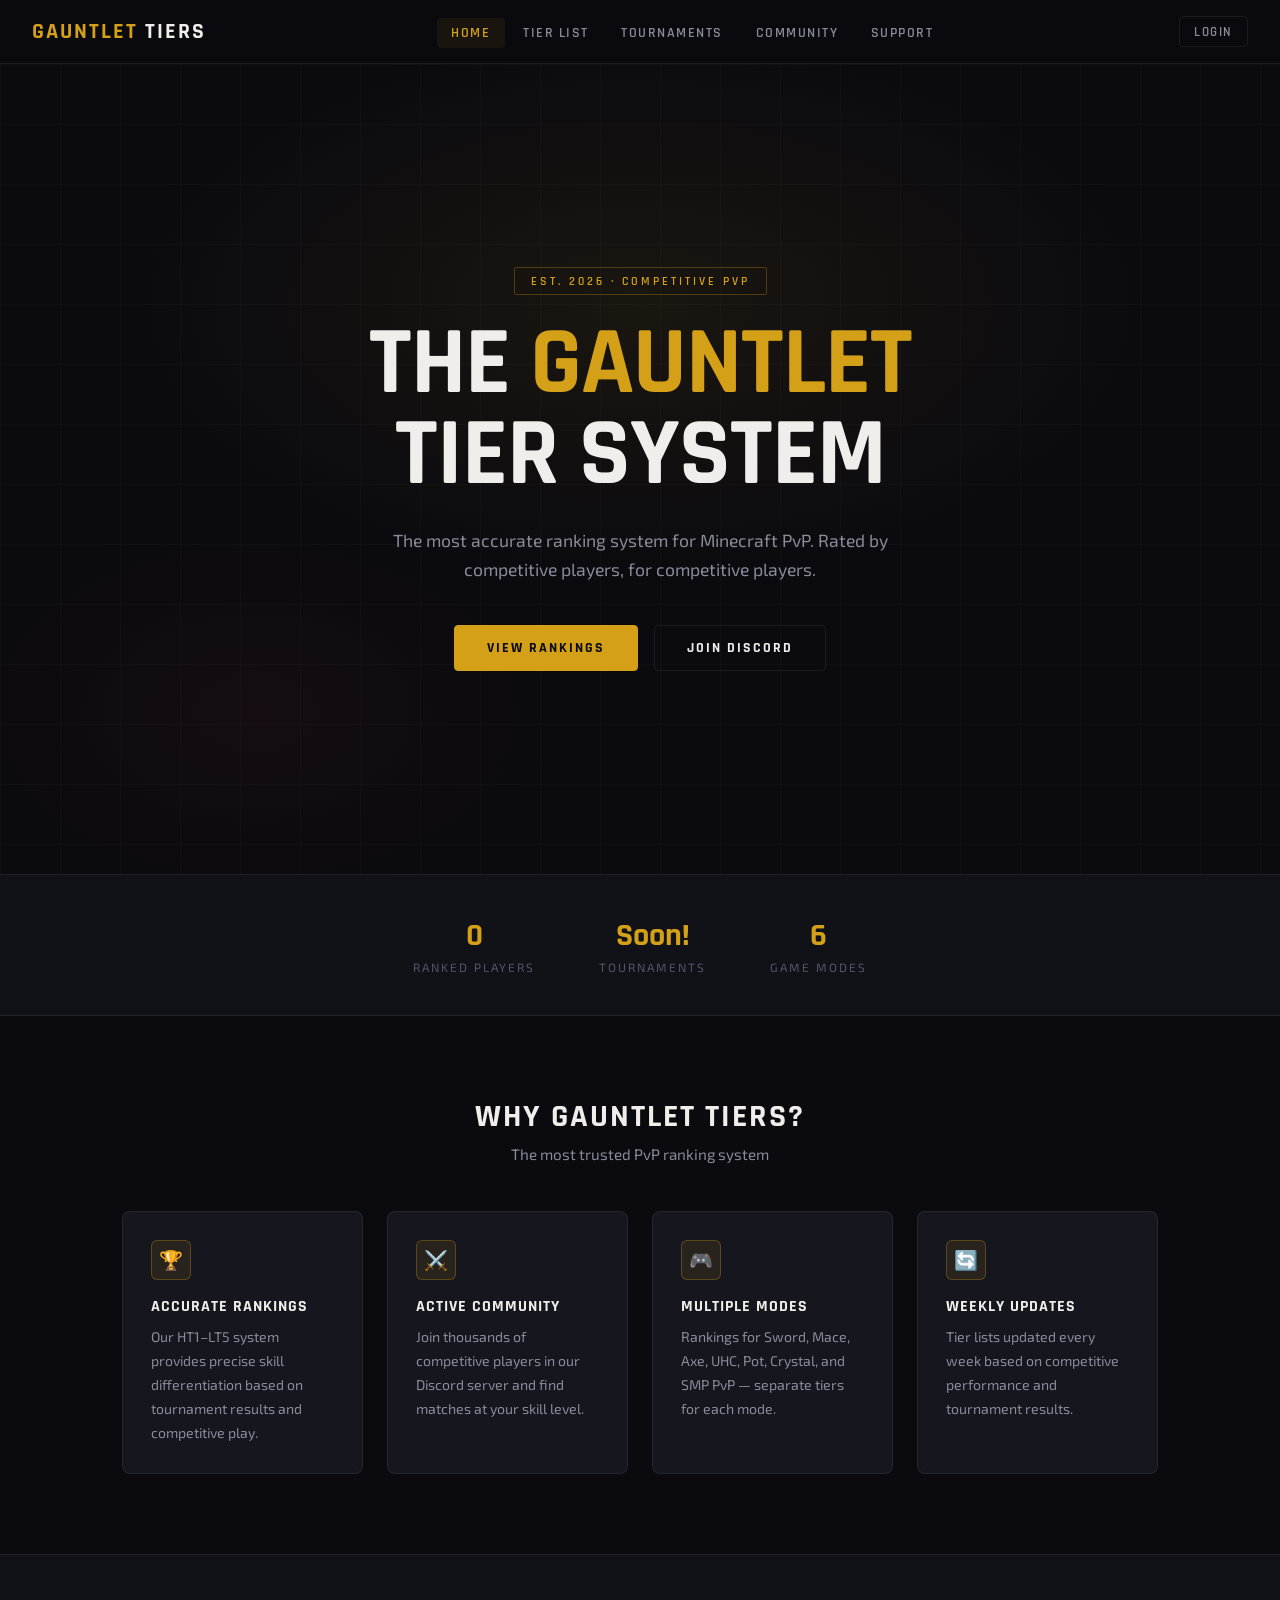
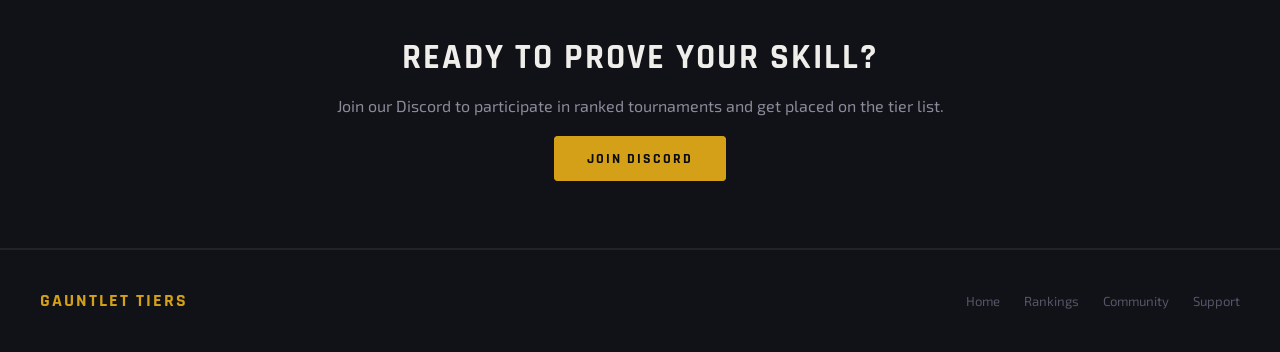
<file: index.html>
<!DOCTYPE html>
<html lang="en">
<head>
  <meta charset="UTF-8" />
  <meta name="viewport" content="width=device-width, initial-scale=1.0" />
  <title>Gauntlet Tiers — Competitive PvP Rankings</title>
  <link rel="stylesheet" href="css/style.css" />
</head>
<body>

<!-- ── NAVBAR ── -->
<nav>
  <a href="index.html" class="nav-brand">Gauntlet<span> Tiers</span></a>

  <ul class="nav-links">
    <li><a href="index.html" class="active">Home</a></li>
    <li><a href="pages/tierlist.html">Tier List</a></li>
    <li><a href="pages/tournaments.html">Tournaments</a></li>
    <li><a href="pages/community.html">Community</a></li>
    <li><a href="pages/support.html">Support</a></li>
  </ul>

  <div class="nav-auth">
    <div class="nav-user">
      <a href="pages/admin.html" class="btn-ghost nav-admin" style="display:none;">Admin</a>
      <a href="pages/profile.html" class="btn-ghost">
        <span class="nav-username">Profile</span>
      </a>
      <button class="btn-danger logout-btn">Logout</button>
    </div>
    <div class="nav-login">
      <a href="pages/login.html" class="btn-ghost">Login</a>
    </div>
  </div>
</nav>

<main>

  <!-- ── HERO ── -->
  <section class="hero">
    <div class="hero-bg"></div>
    <div class="hero-grid"></div>

    <div class="hero-badge">Est. 2026 · Competitive PvP</div>
    <h1>
      The <span class="highlight">Gauntlet</span><br />
      Tier System
    </h1>
    <p>The most accurate ranking system for Minecraft PvP. Rated by competitive players, for competitive players.</p>
    <div class="hero-buttons">
      <a href="pages/tierlist.html" class="btn-large primary">View Rankings</a>
      <a href="https://discord.gg/GcqFCAnBjm" target="_blank" class="btn-large outline">Join Discord</a>
    </div>
  </section>

  <!-- ── STATS ── -->
  <section class="stats-bar">
    <div class="stat-item">
      <span class="stat-value" id="stat-players">0</span>
      <span class="stat-label">Ranked Players</span>
    </div>
    <div class="stat-item">
      <span class="stat-value" id="stat-tournaments">Soon!</span>
      <span class="stat-label">Tournaments</span>
    </div>
    <div class="stat-item">
      <span class="stat-value" id="stat-modes">6</span>
      <span class="stat-label">Game Modes</span>
    </div>
  </section>

  <!-- ── FEATURES ── -->
  <section class="features">
    <div class="section-header">
      <h2>Why Gauntlet Tiers?</h2>
      <p>The most trusted PvP ranking system</p>
    </div>
    <div class="features-grid">
      <div class="feature-card">
        <div class="feature-icon">🏆</div>
        <h3>Accurate Rankings</h3>
        <p>Our HT1–LT5 system provides precise skill differentiation based on tournament results and competitive play.</p>
      </div>
      <div class="feature-card">
        <div class="feature-icon">⚔️</div>
        <h3>Active Community</h3>
        <p>Join thousands of competitive players in our Discord server and find matches at your skill level.</p>
      </div>
      <div class="feature-card">
        <div class="feature-icon">🎮</div>
        <h3>Multiple Modes</h3>
        <p>Rankings for Sword, Mace, Axe, UHC, Pot, Crystal, and SMP PvP — separate tiers for each mode.</p>
      </div>
      <div class="feature-card">
        <div class="feature-icon">🔄</div>
        <h3>Weekly Updates</h3>
        <p>Tier lists updated every week based on competitive performance and tournament results.</p>
      </div>
    </div>
  </section>

  <!-- ── CTA ── -->
  <section class="cta-section">
    <h2>Ready to prove your skill?</h2>
    <p>Join our Discord to participate in ranked tournaments and get placed on the tier list.</p>
    <a href="https://discord.gg/GcqFCAnBjm" target="_blank" class="btn-large primary">Join Discord</a>
  </section>

</main>

<!-- ── FOOTER ── -->
<footer>
  <a href="index.html" class="footer-brand">Gauntlet Tiers</a>
  <div class="footer-links">
    <a href="index.html">Home</a>
    <a href="pages/tierlist.html">Rankings</a>
    <a href="pages/community.html">Community</a>
    <a href="pages/support.html">Support</a>
  </div>
</footer>

<script src="js/auth.js"></script>
<script src="js/api.js"></script>
<script>
  // Load stats from backend
  async function loadStats() {
    try {
      const stats = await getStats();
      document.getElementById('stat-players').textContent = stats.ranked_players ?? 0;
      document.getElementById('stat-modes').textContent = stats.game_modes ?? 7;
    } catch (e) {
      // API not connected yet — defaults shown
    }
  }
  loadStats();
</script>
</body>
</html>
</file>
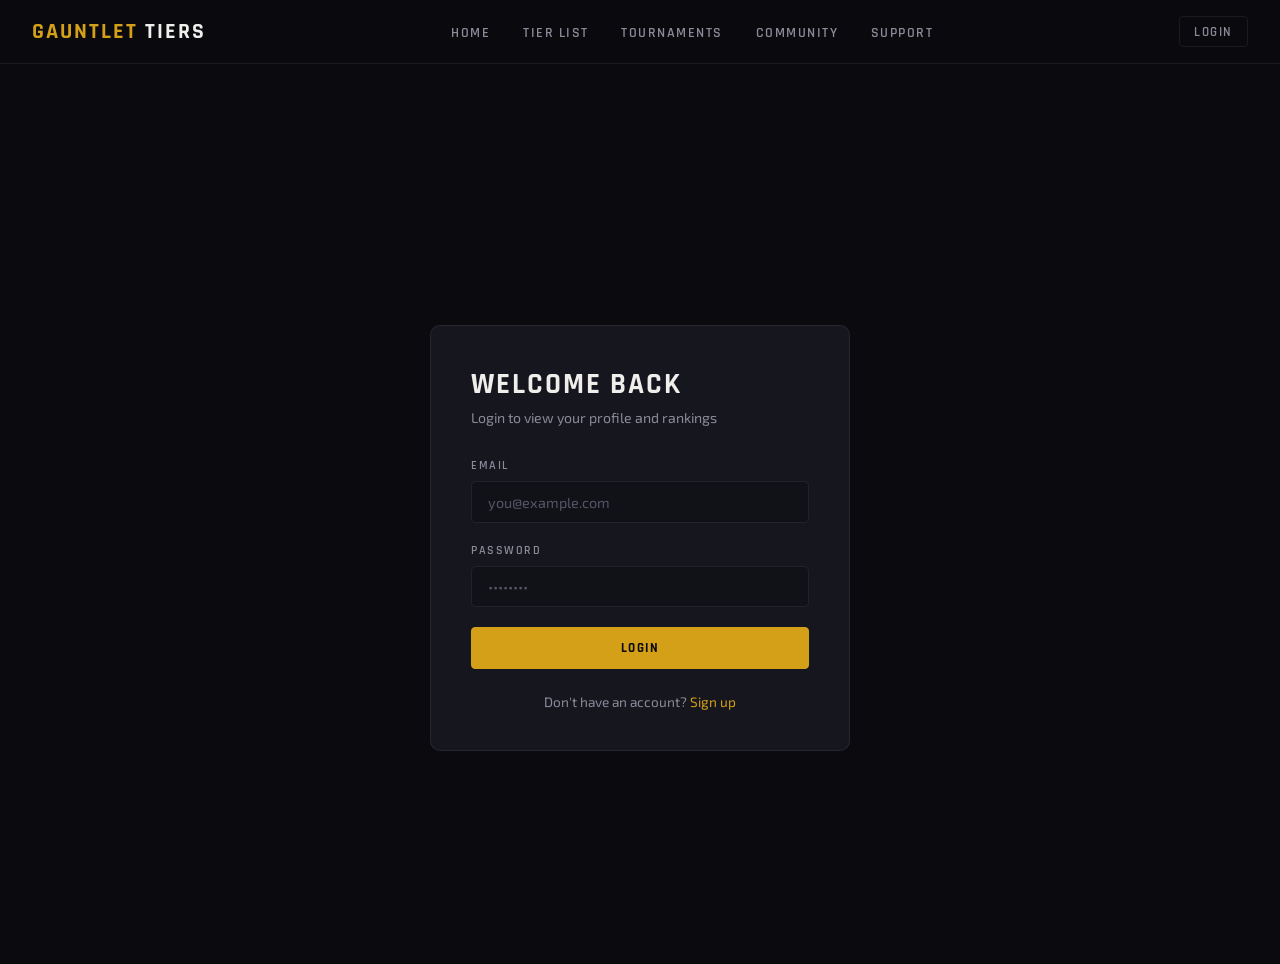
<file: pages/admin.html>
<!DOCTYPE html>
<html lang="en">
<head>
  <meta charset="UTF-8" />
  <meta name="viewport" content="width=device-width, initial-scale=1.0" />
  <title>Admin Panel — Gauntlet Tiers</title>
  <link rel="stylesheet" href="../css/style.css" />
  <style>
    .mode-tier-grid {
      display: grid;
      grid-template-columns: repeat(auto-fit, minmax(180px, 1fr));
      gap: 1rem;
      margin-top: 1rem;
    }
    .mode-tier-card {
      background: var(--bg-secondary);
      border: 1px solid var(--border);
      border-radius: 6px;
      padding: 1rem;
    }
    .mode-tier-card label {
      display: block;
      font-family: 'Rajdhani', sans-serif;
      font-size: 0.8rem;
      font-weight: 700;
      letter-spacing: 2px;
      text-transform: uppercase;
      color: var(--accent-gold);
      margin-bottom: 0.5rem;
    }
    .mode-tier-card select {
      width: 100%;
      background: var(--bg-primary);
      border: 1px solid var(--border);
      border-radius: 4px;
      color: var(--text-primary);
      padding: 0.4rem 0.6rem;
      font-family: 'Exo 2', sans-serif;
      font-size: 0.85rem;
      outline: none;
    }
    .mode-tier-card select:focus { border-color: var(--accent-gold); }
    .tier-select-inline {
      background: var(--bg-secondary);
      border: 1px solid var(--border);
      border-radius: 4px;
      color: var(--text-primary);
      padding: 0.3rem 0.4rem;
      font-size: 0.78rem;
      font-family: 'Exo 2', sans-serif;
      outline: none;
      width: 100%;
    }
    .tier-select-inline:focus { border-color: var(--accent-gold); }
  </style>
</head>
<body>

<nav>
  <a href="../index.html" class="nav-brand">Gauntlet<span> Tiers</span></a>
  <ul class="nav-links">
    <li><a href="../index.html">Home</a></li>
    <li><a href="tierlist.html">Tier List</a></li>
    <li><a href="tournaments.html">Tournaments</a></li>
    <li><a href="community.html">Community</a></li>
    <li><a href="support.html">Support</a></li>
  </ul>
  <div class="nav-auth">
    <div class="nav-user">
      <a href="admin.html" class="btn-ghost nav-admin active" style="display:none;">Admin</a>
      <a href="profile.html" class="btn-ghost"><span class="nav-username">Profile</span></a>
      <button class="btn-danger logout-btn">Logout</button>
    </div>
    <div class="nav-login">
      <a href="login.html" class="btn-ghost">Login</a>
    </div>
  </div>
</nav>

<main>
  <div class="page-header">
    <h1>Admin Panel</h1>
    <p>Manage players, tiers, and users</p>
  </div>

  <div class="admin-access-denied" style="display:none;">
    <p style="font-size:1.1rem;font-family:'Rajdhani',sans-serif;letter-spacing:1px;color:var(--accent-red);">⛔ Access Denied</p>
    <p style="color:var(--text-muted);margin-top:0.5rem;font-size:0.9rem;">You do not have admin permissions.</p>
  </div>

  <div class="admin-page admin-content">

    <!-- Stats -->
    <div class="admin-grid">
      <div class="admin-card">
        <h3>Total Players</h3>
        <div class="admin-stat" id="admin-total-players">—</div>
      </div>
      <div class="admin-card">
        <h3>Total Users</h3>
        <div class="admin-stat" id="admin-total-users">—</div>
      </div>
      <div class="admin-card">
        <h3>Game Modes</h3>
        <div class="admin-stat">6</div>
      </div>
    </div>

    <!-- ── ADD PLAYER — all 6 modes at once ── -->
    <div class="admin-section">
      <h3>Add / Update Player</h3>
      <p style="font-size:0.85rem;color:var(--text-muted);margin-bottom:1rem;">Fill the tiers for each game mode. Leave blank to keep the player unranked in that mode.</p>

      <div class="alert error" id="add-error"></div>
      <div class="alert success" id="add-success"></div>

      <div style="display:flex;gap:1rem;flex-wrap:wrap;">
        <div class="form-group" style="flex:2;min-width:200px;margin-bottom:0;">
          <label>Minecraft Username</label>
          <input type="text" id="add-username" placeholder="PlayerIGN" />
        </div>
        <div class="form-group" style="flex:1;min-width:140px;margin-bottom:0;">
          <label>Region</label>
          <select id="add-region">
            <option value="NA">NA</option>
            <option value="EU">EU</option>
            <option value="SA">SA</option>
            <option value="AS">AS</option>
            <option value="AU">AU</option>
            <option value="AF">AF</option>
          </select>
        </div>
      </div>

      <!-- 6 mode tier selectors -->
      <div class="mode-tier-grid" id="mode-tier-grid"></div>

      <div style="margin-top:1.25rem;">
        <button class="btn-primary" id="add-player-btn" style="padding:0.65rem 2rem;">
          Add Player
        </button>
      </div>
    </div>

    <!-- ── PLAYER LIST ── -->
    <div class="admin-section">
      <h3>Manage Players — <span id="list-mode-label">Overall</span></h3>

      <div style="display:flex;gap:0.5rem;margin-bottom:1rem;flex-wrap:wrap;">
        <button class="mode-tab active" data-mode="overall">Overall</button>
        <button class="mode-tab" data-mode="sword">Sword</button>
        <button class="mode-tab" data-mode="mace">Mace</button>
        <button class="mode-tab" data-mode="axe">Axe</button>
        <button class="mode-tab" data-mode="uhc">UHC</button>
        <button class="mode-tab" data-mode="pot">Pot</button>
        <button class="mode-tab" data-mode="crystal">Crystal</button>
        <button class="mode-tab" data-mode="smp">SMP</button>
      </div>

      <div class="tier-table-wrapper" style="overflow-x:auto;">
        <table id="admin-table" style="min-width:700px;">
          <thead id="admin-table-head"></thead>
          <tbody id="admin-player-list">
            <!-- skeleton -->
          </tbody>
        </table>
      </div>
    </div>

    <!-- ── USERS ── -->
    <div class="admin-section">
      <h3>Users</h3>
      <div class="tier-table-wrapper">
        <table>
          <thead>
            <tr>
              <th>Username</th><th>Email</th><th>Joined</th><th>Admin</th>
            </tr>
          </thead>
          <tbody id="admin-user-list">
            <!-- skeleton -->
          </tbody>
        </table>
      </div>
    </div>

  </div>
</main>

<footer>
  <a href="../index.html" class="footer-brand">Gauntlet Tiers</a>
  <div class="footer-links">
    <a href="../index.html">Home</a>
    <a href="tierlist.html">Rankings</a>
    <a href="community.html">Community</a>
    <a href="support.html">Support</a>
  </div>
</footer>

<script src="../js/toast.js"></script>
<script src="../js/skeleton.js"></script>
<script src="../js/auth.js"></script>
<script src="../js/api.js"></script>
<script>
  const MODES = ['sword','mace','axe','uhc','pot','crystal','smp'];
  const TIERS = ['HT1','LT1','HT2','LT2','HT3','LT3','HT4','LT4','HT5','LT5'];
  const TIER_LABELS = {
    HT1:'HT1 — Elite', LT1:'LT1 — Top Tier',
    HT2:'HT2 — High Tier', LT2:'LT2 — Good',
    HT3:'HT3 — Average+', LT3:'LT3 — Average',
    HT4:'HT4 — Below Avg', LT4:'LT4 — Low',
    HT5:'HT5 — Very Low', LT5:'LT5 — Entry'
  };
  const TIER_OPTIONS = `<option value="">— Unranked —</option>` +
    TIERS.map(t => `<option value="${t}">${TIER_LABELS[t]}</option>`).join('');
  const TIER_OPTIONS_NO_BLANK = TIERS.map(t => `<option value="${t}">${t}</option>`).join('');

  let currentMode = 'overall';

  function esc(str) {
    const d = document.createElement('div');
    d.appendChild(document.createTextNode(String(str || '')));
    return d.innerHTML;
  }

  // ── Build 6 mode selectors in the Add form ─────────────
  function buildModeTierGrid() {
    document.getElementById('mode-tier-grid').innerHTML = MODES.map(mode => `
      <div class="mode-tier-card">
        <label>${mode.toUpperCase()}</label>
        <select id="tier-${mode}">${TIER_OPTIONS}</select>
      </div>
    `).join('');
  }

  // ── Init ───────────────────────────────────────────────
  document.addEventListener('DOMContentLoaded', () => {
    const user = getUser();
    if (!user) { window.location.href = 'login.html'; return; }
    if (!user.is_admin) {
      document.querySelector('.admin-content').style.display = 'none';
      document.querySelector('.admin-access-denied').style.display = 'block';
      return;
    }
    buildModeTierGrid();
    loadPlayers('overall');
    loadUsers();
    loadAdminStats();
  });

  // ── Stats ──────────────────────────────────────────────
  async function loadAdminStats() {
    try {
      const s = await getStats();
      document.getElementById('admin-total-players').textContent = s.ranked_players ?? '—';
      document.getElementById('admin-total-users').textContent = s.total_users ?? '—';
    } catch(e) {}
  }

  // ── ADD PLAYER ─────────────────────────────────────────
  document.getElementById('add-player-btn').addEventListener('click', async () => {
    const username = document.getElementById('add-username').value.trim();
    const region   = document.getElementById('add-region').value;
    const errEl    = document.getElementById('add-error');
    const successEl= document.getElementById('add-success');
    const btn      = document.getElementById('add-player-btn');

    errEl.classList.remove('show');
    successEl.classList.remove('show');

    if (!username) {
      errEl.textContent = 'Enter a username.';
      errEl.classList.add('show');
      return;
    }

    const entries = MODES
      .map(mode => ({ mode, tier: document.getElementById(`tier-${mode}`).value }))
      .filter(e => e.tier !== '');

    if (!entries.length) {
      errEl.textContent = 'Select at least one tier for any game mode.';
      errEl.classList.add('show');
      return;
    }

    btn.disabled = true;
    btn.innerHTML = 'Adding… <span class="spinner"></span>';

    try {
      await Promise.all(entries.map(({ mode, tier }) =>
        addPlayer({ username, region, mode, tier })
      ));

      successEl.textContent = `${username} added → ` + entries.map(e => `${e.mode.toUpperCase()}: ${e.tier}`).join(' · ');
      successEl.classList.add('show');
      toast.success(`${username} added successfully!`);

      document.getElementById('add-username').value = '';
      MODES.forEach(m => document.getElementById(`tier-${m}`).value = '');

      loadPlayers(currentMode);
      loadAdminStats();
    } catch(e) {
      errEl.textContent = e.message || 'Failed to add player.';
      errEl.classList.add('show');
    } finally {
      btn.disabled = false;
      btn.textContent = 'Add Player';
    }
  });

  // ── LOAD PLAYERS ───────────────────────────────────────
  async function loadPlayers(mode) {
    const tbody = document.getElementById('admin-player-list');
    const thead = document.getElementById('admin-table-head');
    document.getElementById('list-mode-label').textContent =
      mode.charAt(0).toUpperCase() + mode.slice(1);

    tbody.innerHTML = currentMode === 'overall' ? skeleton.overallRows(5) : skeleton.tierRows(5);

    try {
      if (mode === 'overall') {
        // Show all players with all 6 mode tiers
        thead.innerHTML = `<tr>
          <th>#</th><th>Player</th><th>Region</th>
          ${MODES.map(m => `<th>${m.toUpperCase()}</th>`).join('')}
          <th>Actions</th>
        </tr>`;

        const results = await Promise.all(
          MODES.map(m => getPlayers(m).catch(() => ({ players: [] })))
        );

        // Merge all modes into one map keyed by username
        const map = {};
        results.forEach((res, i) => {
          const m = MODES[i];
          (res.players || res).forEach(p => {
            if (!map[p.username]) map[p.username] = { region: p.region, tiers: {}, ids: {} };
            map[p.username].tiers[m] = p.tier;
            map[p.username].ids[m]   = p.id;
          });
        });

        const players = Object.entries(map);
        if (!players.length) {
          const cols = MODES.length + 4;
          tbody.innerHTML = `<tr><td colspan="${cols}"><div class="empty-state"><strong style="font-family:'Rajdhani',sans-serif;">No players yet. Add one above!</strong></div></td></tr>`;
          return;
        }

        tbody.innerHTML = players.map(([username, data], idx) => `
          <tr>
            <td class="rank-num">${idx + 1}</td>
            <td class="player-name">${esc(username)}</td>
            <td><span class="region-badge">${esc(data.region || 'N/A')}</span></td>
            ${MODES.map(m => `
              <td>
                ${data.ids[m]
                  ? `<select class="tier-select-inline" data-id="${data.ids[m]}" data-mode="${m}">
                      ${TIERS.map(t => `<option value="${t}" ${t === data.tiers[m] ? 'selected' : ''}>${t}</option>`).join('')}
                    </select>`
                  : `<span style="color:var(--text-muted);font-size:0.78rem;">—</span>`
                }
              </td>`).join('')}
            <td style="white-space:nowrap;">
              <button class="btn-primary" style="padding:0.28rem 0.65rem;font-size:0.73rem;" onclick="saveAllTiers('${esc(username)}')">Save</button>
              <button class="btn-danger" style="padding:0.28rem 0.65rem;font-size:0.73rem;margin-left:3px;" onclick="removeAllModes('${esc(username)}')">Remove</button>
            </td>
          </tr>`).join('');

      } else {
        // Single mode
        thead.innerHTML = `<tr><th>#</th><th>Player</th><th>Region</th><th>Tier</th><th>Actions</th></tr>`;
        const data = await getPlayers(mode);
        const players = data.players || data;

        if (!players.length) {
          tbody.innerHTML = `<tr><td colspan="5"><div class="empty-state"><strong style="font-family:'Rajdhani',sans-serif;">No players in ${mode}.</strong></div></td></tr>`;
          return;
        }

        tbody.innerHTML = players.map((p, idx) => `
          <tr>
            <td class="rank-num">${idx + 1}</td>
            <td class="player-name">${esc(p.username)}</td>
            <td><span class="region-badge">${esc(p.region || 'N/A')}</span></td>
            <td>
              <select class="tier-select-inline" data-id="${p.id}" data-mode="${mode}">
                ${TIERS.map(t => `<option value="${t}" ${t === p.tier ? 'selected' : ''}>${t}</option>`).join('')}
              </select>
            </td>
            <td style="white-space:nowrap;">
              <button class="btn-primary" style="padding:0.28rem 0.65rem;font-size:0.73rem;" onclick="saveTier('${p.id}','${mode}')">Save</button>
              <button class="btn-danger" style="padding:0.28rem 0.65rem;font-size:0.73rem;margin-left:3px;" onclick="removePlayer('${p.id}','${esc(p.username)}')">Remove</button>
            </td>
          </tr>`).join('');
      }
    } catch(e) {
      tbody.innerHTML = `<tr><td colspan="10"><div class="empty-state"><strong style="font-family:'Rajdhani',sans-serif;">Could not load players.</strong></div></td></tr>`;
    }
  }

  // ── SAVE single tier ───────────────────────────────────
  async function saveTier(id, mode) {
    const sel = document.querySelector(`[data-id="${id}"][data-mode="${mode}"]`);
    try {
      await updatePlayerTier(id, mode, sel.value);
      sel.style.borderColor = '#2ecc71';
      setTimeout(() => sel.style.borderColor = '', 1500);
    } catch(e) { toast.error(e.message || 'Something went wrong'); }
  }

  // ── SAVE all tiers for a player (overall row) ──────────
  async function saveAllTiers(username) {
    const rows = document.querySelectorAll('#admin-player-list tr');
    let selects = [];
    rows.forEach(row => {
      const nameCell = row.querySelector('.player-name');
      if (nameCell && nameCell.textContent === username) {
        selects = Array.from(row.querySelectorAll('.tier-select-inline'));
      }
    });
    try {
      await Promise.all(selects.map(sel =>
        updatePlayerTier(sel.dataset.id, sel.dataset.mode, sel.value)
      ));
      selects.forEach(sel => {
        sel.style.borderColor = '#2ecc71';
        setTimeout(() => sel.style.borderColor = '', 1500);
      toast.success('Tier saved!');
      });
    } catch(e) { toast.error(e.message || 'Something went wrong'); }
  }

  // ── REMOVE from one mode ───────────────────────────────
  async function removePlayer(id, username) {
    if (!confirm(`Remove ${username} from this mode?`)) return;
    try { await deletePlayer(id); loadPlayers(currentMode); }
    catch(e) { toast.error(e.message || 'Something went wrong'); }
  }

  // ── REMOVE from all modes ──────────────────────────────
  async function removeAllModes(username) {
    if (!confirm(`Remove ${username} from ALL game modes?`)) return;
    try {
      const results = await Promise.all(MODES.map(m => getPlayers(m).catch(() => ({ players: [] }))));
      const ids = [];
      results.forEach(res => (res.players || res).forEach(p => {
        if (p.username === username) ids.push(p.id);
      }));
      await Promise.all(ids.map(id => deletePlayer(id)));
      loadPlayers('overall');
      loadAdminStats();
    } catch(e) { toast.error(e.message || 'Something went wrong'); }
  }

  // ── Mode tabs ──────────────────────────────────────────
  document.querySelectorAll('.mode-tab').forEach(btn => {
    btn.addEventListener('click', () => {
      document.querySelectorAll('.mode-tab').forEach(b => b.classList.remove('active'));
      btn.classList.add('active');
      currentMode = btn.dataset.mode;
      loadPlayers(currentMode);
    });
  });

  // ── USERS ──────────────────────────────────────────────
  async function loadUsers() {
    const tbody = document.getElementById('admin-user-list');
    try {
      const data = await getAllUsers();
      const users = data.users || data;
      if (!users.length) {
        tbody.innerHTML = `<tr><td colspan="4"><div class="empty-state"><strong style="font-family:'Rajdhani',sans-serif;">No users yet.</strong></div></td></tr>`;
        return;
      }
      tbody.innerHTML = users.map(u => `
        <tr>
          <td class="player-name">${esc(u.username || '—')}</td>
          <td style="color:var(--text-secondary);font-size:0.88rem;">${esc(u.email)}</td>
          <td style="color:var(--text-muted);font-size:0.82rem;">${u.created_at ? new Date(u.created_at).toLocaleDateString() : '—'}</td>
          <td>
            <label style="display:flex;align-items:center;gap:0.5rem;cursor:pointer;">
              <input type="checkbox" ${u.is_admin ? 'checked' : ''} onchange="toggleAdmin('${u.id}',this.checked)" />
              <span style="font-size:0.82rem;color:var(--text-secondary);">Admin</span>
            </label>
          </td>
        </tr>`).join('');
    } catch(e) {
      tbody.innerHTML = `<tr><td colspan="4"><div class="empty-state"><strong style="font-family:'Rajdhani',sans-serif;">Could not load users.</strong></div></td></tr>`;
    }
  }

  async function toggleAdmin(userId, isAdmin) {
    try { await setUserAdmin(userId, isAdmin); }
    catch(e) { toast.error(e.message || 'Something went wrong'); }
  }
</script>
</body>
</html>
</file>
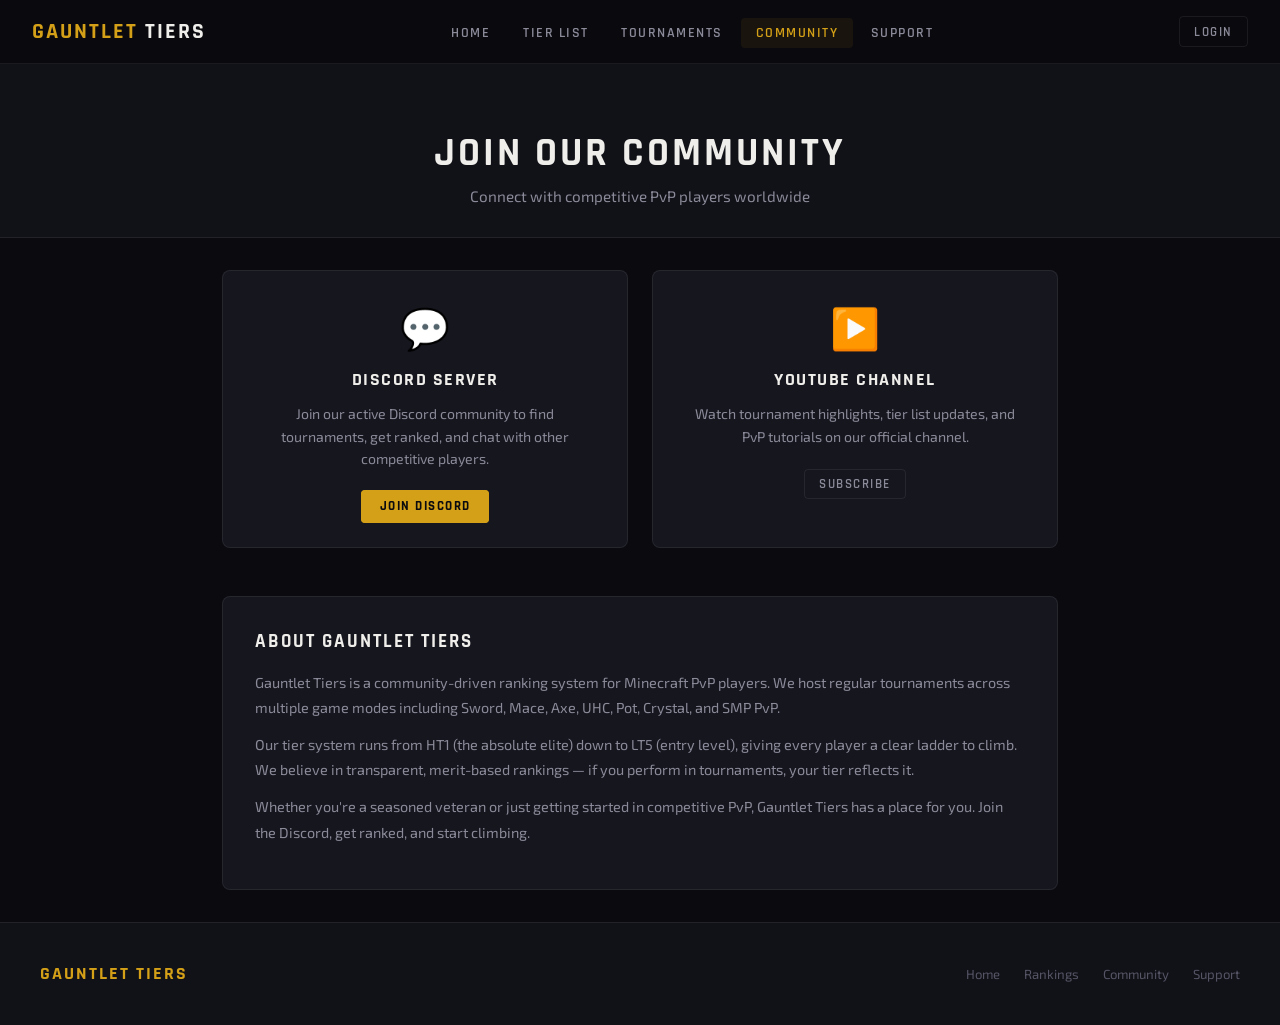
<file: pages/community.html>
<!DOCTYPE html>
<html lang="en">
<head>
  <meta charset="UTF-8" />
  <meta name="viewport" content="width=device-width, initial-scale=1.0" />
  <title>Community — Gauntlet Tiers</title>
  <link rel="stylesheet" href="../css/style.css" />
</head>
<body>

<nav>
  <a href="../index.html" class="nav-brand">Gauntlet<span> Tiers</span></a>
  <ul class="nav-links">
    <li><a href="../index.html">Home</a></li>
    <li><a href="tierlist.html">Tier List</a></li>
    <li><a href="tournaments.html">Tournaments</a></li>
    <li><a href="community.html" class="active">Community</a></li>
    <li><a href="support.html">Support</a></li>
  </ul>
  <div class="nav-auth">
    <div class="nav-user">
      <a href="admin.html" class="btn-ghost nav-admin" style="display:none;">Admin</a>
      <a href="profile.html" class="btn-ghost"><span class="nav-username">Profile</span></a>
      <button class="btn-danger logout-btn">Logout</button>
    </div>
    <div class="nav-login">
      <a href="login.html" class="btn-ghost">Login</a>
    </div>
  </div>
</nav>

<main>
  <div class="page-header">
    <h1>Join Our Community</h1>
    <p>Connect with competitive PvP players worldwide</p>
  </div>

  <div class="community-page">

    <div class="community-cards">

      <div class="community-card">
        <span class="community-card-icon">💬</span>
        <h3>Discord Server</h3>
        <p>Join our active Discord community to find tournaments, get ranked, and chat with other competitive players.</p>
        <a href="https://discord.gg/GcqFCAnBjm" target="_blank" class="btn-primary">Join Discord</a>
      </div>

      <div class="community-card">
        <span class="community-card-icon">▶️</span>
        <h3>YouTube Channel</h3>
        <p>Watch tournament highlights, tier list updates, and PvP tutorials on our official channel.</p>
        <a href="https://www.youtube.com/channel/UChjwpR7k21YanJCuNp6X8vA" target="_blank" class="btn-ghost">Subscribe</a>
      </div>

    </div>

    <div class="about-section">
      <h2>About Gauntlet Tiers</h2>
      <p>Gauntlet Tiers is a community-driven ranking system for Minecraft PvP players. We host regular tournaments across multiple game modes including Sword, Mace, Axe, UHC, Pot, Crystal, and SMP PvP.</p>
      <p>Our tier system runs from HT1 (the absolute elite) down to LT5 (entry level), giving every player a clear ladder to climb. We believe in transparent, merit-based rankings — if you perform in tournaments, your tier reflects it.</p>
      <p>Whether you're a seasoned veteran or just getting started in competitive PvP, Gauntlet Tiers has a place for you. Join the Discord, get ranked, and start climbing.</p>
    </div>

  </div>
</main>

<footer>
  <a href="../index.html" class="footer-brand">Gauntlet Tiers</a>
  <div class="footer-links">
    <a href="../index.html">Home</a>
    <a href="tierlist.html">Rankings</a>
    <a href="community.html">Community</a>
    <a href="support.html">Support</a>
  </div>
</footer>

<script src="../js/auth.js"></script>
</body>
</html>
</file>
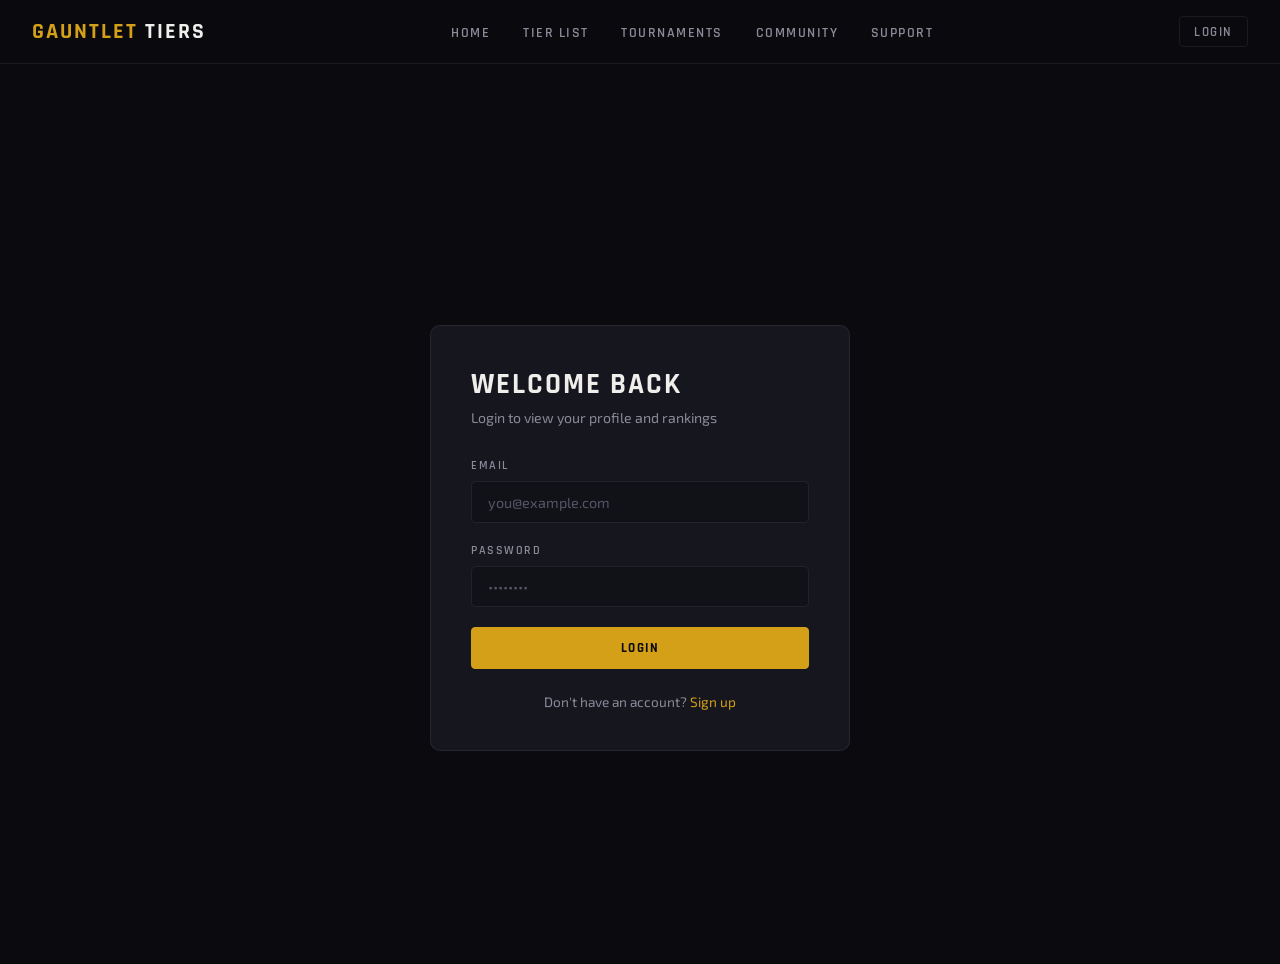
<file: pages/login.html>
<!DOCTYPE html>
<html lang="en">
<head>
  <meta charset="UTF-8" />
  <meta name="viewport" content="width=device-width, initial-scale=1.0" />
  <title>Login — Gauntlet Tiers</title>
  <link rel="stylesheet" href="../css/style.css" />
</head>
<body>

<nav>
  <a href="../index.html" class="nav-brand">Gauntlet<span> Tiers</span></a>
  <ul class="nav-links">
    <li><a href="../index.html">Home</a></li>
    <li><a href="tierlist.html">Tier List</a></li>
    <li><a href="tournaments.html">Tournaments</a></li>
    <li><a href="community.html">Community</a></li>
    <li><a href="support.html">Support</a></li>
  </ul>
  <div class="nav-auth">
    <div class="nav-user">
      <a href="profile.html" class="btn-ghost"><span class="nav-username">Profile</span></a>
      <button class="btn-danger logout-btn">Logout</button>
    </div>
    <div class="nav-login">
      <a href="login.html" class="btn-ghost">Login</a>
    </div>
  </div>
</nav>

<main>
  <div class="auth-page">
    <div class="auth-card">
      <h2>Welcome Back</h2>
      <p class="subtitle">Login to view your profile and rankings</p>

      <div class="alert error" id="error-msg"></div>
      <div class="alert success" id="success-msg"></div>

      <div class="form-group">
        <label>Email</label>
        <input type="email" id="email" placeholder="you@example.com" />
      </div>

      <div class="form-group">
        <label>Password</label>
        <input type="password" id="password" placeholder="••••••••" />
      </div>

      <button class="btn-primary w-full" id="login-btn" style="width:100%;padding:0.75rem;">
        Login
      </button>

      <div class="auth-footer">
        Don't have an account? <a href="signup.html">Sign up</a>
      </div>
    </div>
  </div>
</main>

<script src="../js/auth.js"></script>
<script>
  document.getElementById('login-btn').addEventListener('click', async () => {
    const email = document.getElementById('email').value.trim();
    const password = document.getElementById('password').value;
    const errEl = document.getElementById('error-msg');
    const btn = document.getElementById('login-btn');

    errEl.classList.remove('show');

    if (!email || !password) {
      errEl.textContent = 'Please fill in all fields.';
      errEl.classList.add('show');
      return;
    }

    btn.disabled = true;
    btn.innerHTML = 'Logging in… <span class="spinner"></span>';

    try {
      await login(email, password);
      window.location.href = '../index.html';
    } catch (e) {
      errEl.textContent = e.message || 'Invalid email or password.';
      errEl.classList.add('show');
      btn.disabled = false;
      btn.textContent = 'Login';
    }
  });

  // Allow Enter key
  document.addEventListener('keydown', e => {
    if (e.key === 'Enter') document.getElementById('login-btn').click();
  });
</script>
</body>
</html>
</file>
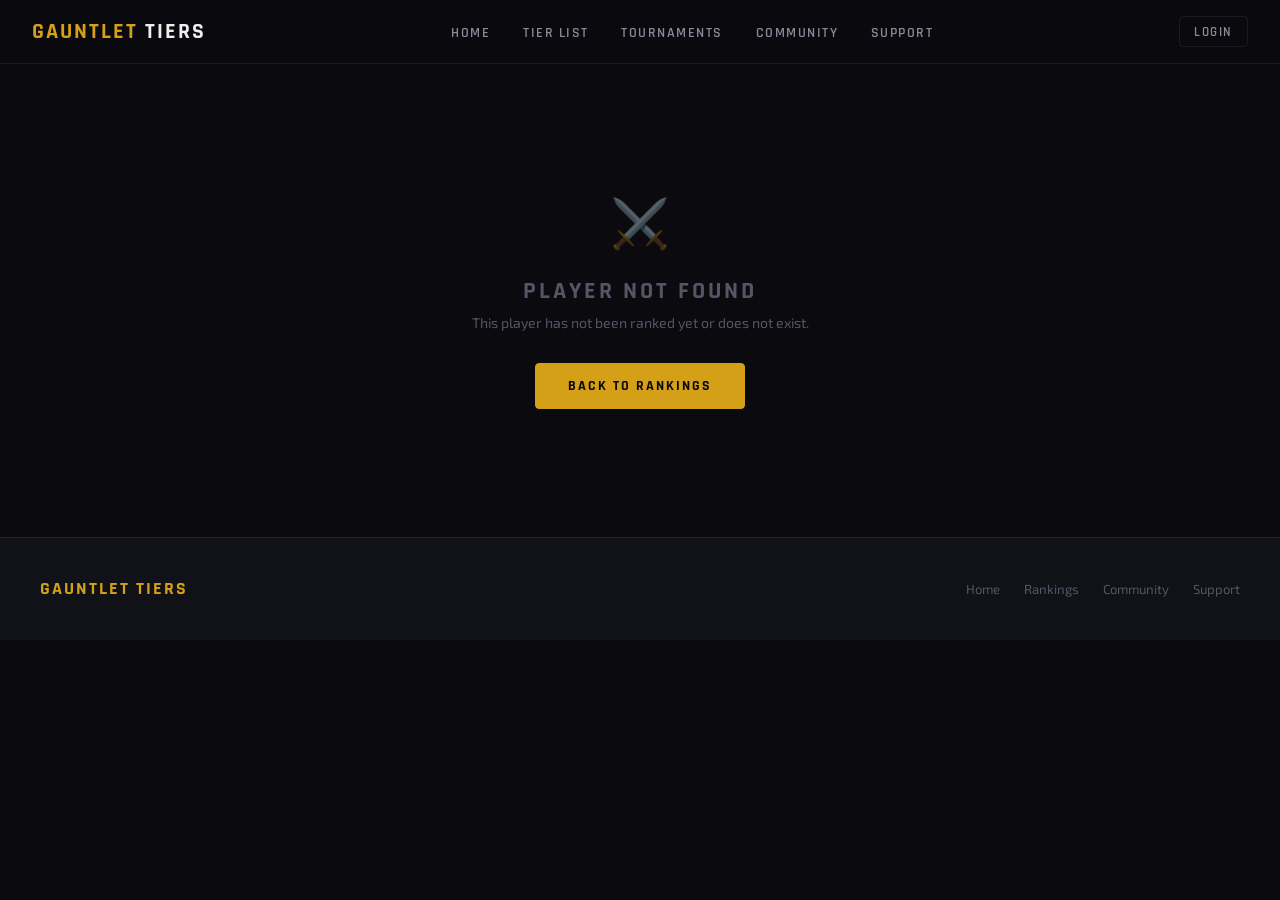
<file: pages/player.html>
<!DOCTYPE html>
<html lang="en">
<head>
  <meta charset="UTF-8" />
  <meta name="viewport" content="width=device-width, initial-scale=1.0" />
  <title>Player — Gauntlet Tiers</title>
  <link rel="stylesheet" href="../css/style.css" />
  <style>
    /* ── HERO BANNER ── */
    .player-hero {
      position: relative;
      background: var(--bg-secondary);
      border-bottom: 1px solid var(--border);
      padding: 3rem 2rem 2.5rem;
      overflow: hidden;
    }

    .player-hero-bg {
      position: absolute;
      inset: 0;
      background: radial-gradient(ellipse 50% 80% at 10% 50%, rgba(212,160,23,0.07) 0%, transparent 70%);
      pointer-events: none;
    }

    .player-hero-grid {
      position: absolute;
      inset: 0;
      background-image:
        linear-gradient(rgba(255,255,255,0.015) 1px, transparent 1px),
        linear-gradient(90deg, rgba(255,255,255,0.015) 1px, transparent 1px);
      background-size: 40px 40px;
      pointer-events: none;
    }

    .player-hero-inner {
      position: relative;
      max-width: 900px;
      margin: 0 auto;
      display: flex;
      align-items: center;
      gap: 2rem;
      animation: fadeSlideUp 0.5s ease 0.05s both;
    }

    /* ── SKIN ── */
    .skin-wrapper {
      position: relative;
      flex-shrink: 0;
    }

    .skin-frame {
      width: 120px;
      height: 120px;
      border-radius: 10px;
      border: 2px solid var(--accent-gold);
      overflow: hidden;
      background: var(--bg-card);
      display: flex;
      align-items: center;
      justify-content: center;
      image-rendering: pixelated;
    }

    .skin-frame img {
      width: 100%;
      height: 100%;
      object-fit: cover;
      image-rendering: pixelated;
      display: block;
    }

    .skin-initials {
      font-family: 'Rajdhani', sans-serif;
      font-size: 2rem;
      font-weight: 700;
      color: var(--accent-gold);
    }

    /* ── PLAYER INFO ── */
    .player-hero-info {
      flex: 1;
      min-width: 0;
    }

    .player-hero-breadcrumb {
      font-size: 0.72rem;
      letter-spacing: 2px;
      text-transform: uppercase;
      color: var(--text-muted);
      margin-bottom: 0.5rem;
    }

    .player-hero-breadcrumb a {
      color: var(--text-muted);
      text-decoration: none;
      transition: color 0.15s;
    }
    .player-hero-breadcrumb a:hover { color: var(--accent-gold); }

    .player-hero-name {
      font-family: 'Rajdhani', sans-serif;
      font-size: clamp(1.8rem, 5vw, 2.8rem);
      font-weight: 700;
      text-transform: uppercase;
      letter-spacing: 2px;
      line-height: 1;
      margin-bottom: 0.75rem;
      white-space: nowrap;
      overflow: hidden;
      text-overflow: ellipsis;
    }

    .player-hero-meta {
      display: flex;
      align-items: center;
      gap: 0.75rem;
      flex-wrap: wrap;
    }

    .best-tier-label {
      font-family: 'Rajdhani', sans-serif;
      font-size: 0.72rem;
      font-weight: 600;
      letter-spacing: 1.5px;
      text-transform: uppercase;
      color: var(--text-muted);
    }

    /* ── MAIN CONTENT ── */
    .player-body {
      max-width: 900px;
      margin: 0 auto;
      padding: 2rem;
      display: grid;
      grid-template-columns: 1fr;
      gap: 1.5rem;
    }

    /* ── MODES GRID ── */
    .modes-section {
      animation: fadeSlideUp 0.5s ease 0.1s both;
    }

    .section-label {
      font-family: 'Rajdhani', sans-serif;
      font-size: 0.72rem;
      font-weight: 700;
      letter-spacing: 3px;
      text-transform: uppercase;
      color: var(--text-muted);
      margin-bottom: 1rem;
      display: flex;
      align-items: center;
      gap: 0.75rem;
    }

    .section-label::after {
      content: '';
      flex: 1;
      height: 1px;
      background: var(--border);
    }

    .modes-grid {
      display: grid;
      grid-template-columns: repeat(auto-fill, minmax(110px, 1fr));
      gap: 0.75rem;
    }

    .mode-card {
      background: var(--bg-card);
      border: 1px solid var(--border);
      border-radius: 8px;
      padding: 1.1rem 0.9rem;
      text-align: center;
      transition: border-color 0.2s, background 0.2s;
    }

    .mode-card.ranked {
      border-color: rgba(212,160,23,0.2);
    }

    .mode-card.ranked:hover {
      background: var(--bg-card-hover);
      border-color: rgba(212,160,23,0.4);
    }

    .mode-card-name {
      font-family: 'Rajdhani', sans-serif;
      font-size: 0.68rem;
      font-weight: 700;
      letter-spacing: 2px;
      text-transform: uppercase;
      color: var(--text-muted);
      margin-bottom: 0.6rem;
    }

    .mode-card-tier {
      display: flex;
      flex-direction: column;
      align-items: center;
      gap: 0.3rem;
    }

    .mode-card-sublabel {
      font-size: 0.68rem;
      color: var(--text-muted);
    }

    .mode-card-unranked {
      font-size: 0.78rem;
      color: var(--text-muted);
      padding: 0.2rem 0;
    }

    /* ── HISTORY ── */
    .history-section-new {
      background: var(--bg-card);
      border: 1px solid var(--border);
      border-radius: 8px;
      overflow: hidden;
      animation: fadeSlideUp 0.5s ease 0.2s both;
    }

    .history-header {
      padding: 1.1rem 1.25rem;
      border-bottom: 1px solid var(--border);
      display: flex;
      align-items: center;
      justify-content: space-between;
    }

    .history-header h3 {
      font-family: 'Rajdhani', sans-serif;
      font-size: 0.8rem;
      font-weight: 700;
      letter-spacing: 2px;
      text-transform: uppercase;
      color: var(--text-secondary);
      margin: 0;
    }

    .history-empty {
      padding: 2rem 1.25rem;
      text-align: center;
      color: var(--text-muted);
      font-size: 0.85rem;
    }

    .history-row {
      display: grid;
      grid-template-columns: 80px 1fr auto auto;
      align-items: center;
      gap: 1rem;
      padding: 0.85rem 1.25rem;
      border-bottom: 1px solid var(--border);
      transition: background 0.15s;
    }

    .history-row:last-child { border-bottom: none; }
    .history-row:hover { background: var(--bg-card-hover); }

    .history-row-mode {
      font-family: 'Rajdhani', sans-serif;
      font-size: 0.72rem;
      font-weight: 700;
      letter-spacing: 1.5px;
      text-transform: uppercase;
      color: var(--text-muted);
    }

    .history-row-change {
      display: flex;
      align-items: center;
      gap: 0.6rem;
    }

    .history-row-arrow {
      color: var(--text-muted);
      font-size: 0.75rem;
    }

    .history-row-date {
      font-size: 0.75rem;
      color: var(--text-muted);
      white-space: nowrap;
    }

    /* ── NOT FOUND ── */
    .not-found-page {
      display: flex;
      flex-direction: column;
      align-items: center;
      justify-content: center;
      padding: 8rem 2rem;
      text-align: center;
    }

    .not-found-icon {
      font-size: 3rem;
      margin-bottom: 1.5rem;
      opacity: 0.4;
    }

    .not-found-title {
      font-family: 'Rajdhani', sans-serif;
      font-size: 1.5rem;
      font-weight: 700;
      letter-spacing: 3px;
      text-transform: uppercase;
      color: var(--text-muted);
      margin-bottom: 0.5rem;
    }

    .not-found-sub {
      color: var(--text-muted);
      font-size: 0.88rem;
      margin-bottom: 2rem;
    }

    /* ── BACK LINK ── */
    .back-link {
      font-family: 'Rajdhani', sans-serif;
      font-size: 0.78rem;
      font-weight: 600;
      letter-spacing: 1.5px;
      text-transform: uppercase;
      color: var(--text-muted);
      text-decoration: none;
      display: inline-flex;
      align-items: center;
      gap: 0.4rem;
      transition: color 0.15s;
    }
    .back-link:hover { color: var(--accent-gold); }

    @media (max-width: 600px) {
      .player-hero-inner { flex-direction: column; text-align: center; }
      .player-hero-meta { justify-content: center; }
      .modes-grid { grid-template-columns: repeat(auto-fill, minmax(90px, 1fr)); }
      .history-row { grid-template-columns: 60px 1fr; }
      .history-row-date { display: none; }
    }
  </style>
</head>
<body>

<nav>
  <a href="../index.html" class="nav-brand">Gauntlet<span> Tiers</span></a>
  <ul class="nav-links">
    <li><a href="../index.html">Home</a></li>
    <li><a href="tierlist.html">Tier List</a></li>
    <li><a href="tournaments.html">Tournaments</a></li>
    <li><a href="community.html">Community</a></li>
    <li><a href="support.html">Support</a></li>
  </ul>
  <div class="nav-auth">
    <div class="nav-user">
      <a href="admin.html" class="btn-ghost nav-admin" style="display:none;">Admin</a>
      <a href="profile.html" class="btn-ghost"><span class="nav-username">Profile</span></a>
      <button class="btn-danger logout-btn">Logout</button>
    </div>
    <div class="nav-login">
      <a href="login.html" class="btn-ghost">Login</a>
    </div>
  </div>
</nav>

<main>

  <!-- ── NOT FOUND ── -->
  <div id="not-found" style="display:none;">
    <div class="not-found-page">
      <div class="not-found-icon">⚔️</div>
      <p class="not-found-title">Player Not Found</p>
      <p class="not-found-sub">This player has not been ranked yet or does not exist.</p>
      <a href="tierlist.html" class="btn-large primary">Back to Rankings</a>
    </div>
  </div>

  <!-- ── PLAYER CONTENT ── -->
  <div id="player-content" style="display:none;">

    <!-- Hero banner -->
    <div class="player-hero">
      <div class="player-hero-bg"></div>
      <div class="player-hero-grid"></div>
      <div class="player-hero-inner">

        <!-- Skin -->
        <div class="skin-wrapper">
          <div class="skin-frame" id="skin-frame">
            <span class="skin-initials" id="skin-initials">??</span>
          </div>
        </div>

        <!-- Info -->
        <div class="player-hero-info">
          <div class="player-hero-breadcrumb">
            <a href="tierlist.html">Rankings</a>
            <span style="margin:0 0.4rem;">›</span>
            <span id="breadcrumb-name"></span>
          </div>
          <div class="player-hero-name" id="player-username">—</div>
          <div class="player-hero-meta">
            <span id="player-region"></span>
            <span class="best-tier-label" id="best-tier-label"></span>
            <span id="player-best-tier"></span>
          </div>
        </div>

      </div>
    </div>

    <!-- Body -->
    <div class="player-body">

      <!-- Back link -->
      <div>
        <a href="tierlist.html" class="back-link">← Back to Rankings</a>
      </div>

      <!-- Modes -->
      <div class="modes-section">
        <div class="section-label">Tiers by Game Mode</div>
        <div class="modes-grid" id="modes-grid">
          <!-- filled by JS -->
        </div>
      </div>

      <!-- History -->
      <div class="history-section-new">
        <div class="history-header">
          <h3>Tier History</h3>
        </div>
        <div id="history-list">
          <div class="history-empty">Loading history...</div>
        </div>
      </div>

    </div>
  </div>

</main>

<footer>
  <a href="../index.html" class="footer-brand">Gauntlet Tiers</a>
  <div class="footer-links">
    <a href="../index.html">Home</a>
    <a href="tierlist.html">Rankings</a>
    <a href="community.html">Community</a>
    <a href="support.html">Support</a>
  </div>
</footer>

<script src="../js/toast.js"></script>
<script src="../js/skeleton.js"></script>
<script src="../js/auth.js"></script>
<script src="../js/api.js"></script>
<script>
  const MODES = ['sword','mace','axe','uhc','pot','crystal','smp'];
  const TIERS_ORDER = ['HT1','LT1','HT2','LT2','HT3','LT3','HT4','LT4','HT5','LT5'];
  const TIER_LABELS = {
    HT1:'Elite', LT1:'Top Tier', HT2:'High Tier', LT2:'Good',
    HT3:'Average+', LT3:'Average', HT4:'Below Avg', LT4:'Low',
    HT5:'Very Low', LT5:'Entry'
  };

  function esc(str) {
    const d = document.createElement('div');
    d.appendChild(document.createTextNode(String(str || '')));
    return d.innerHTML;
  }

  function setSkin(username) {
    const frame    = document.getElementById('skin-frame');
    const initials = username.slice(0, 2).toUpperCase();

    // mc-heads is most reliable, then minotar, then crafatar
    const apis = [
      'https://mc-heads.net/avatar/' + encodeURIComponent(username) + '/96',
      'https://minotar.net/helm/' + encodeURIComponent(username) + '/96',
      'https://crafatar.com/avatars/' + encodeURIComponent(username) + '?size=96&overlay=true',
    ];

    let idx = 0;

    function tryNext() {
      if (idx >= apis.length) {
        frame.innerHTML = '<span class="skin-initials">' + initials + '</span>';
        return;
      }
      const img           = new Image();
      img.alt             = username;
      img.style.width     = '100%';
      img.style.height    = '100%';
      img.style.objectFit = 'cover';
      img.style.imageRendering = 'pixelated';
      img.style.display   = 'block';
      img.onload  = function() { frame.innerHTML = ''; frame.appendChild(img); };
      img.onerror = function() { idx++; tryNext(); };
      img.src     = apis[idx++];
    }

    tryNext();
  }

  async function loadPlayer() {
    const params   = new URLSearchParams(window.location.search);
    const username = params.get('user');

    if (!username) { showNotFound(); return; }

    document.title = `${username} — Gauntlet Tiers`;
    document.getElementById('breadcrumb-name').textContent = username;
    document.getElementById('player-username').textContent = username;
    document.getElementById('skin-initials').textContent   = username.slice(0,2).toUpperCase();

    // Show content skeleton while loading
    document.getElementById('player-content').style.display = 'block';

    setSkin(username);

    try {
      const results = await Promise.all(
        MODES.map(m => getPlayers(m).catch(() => ({ players: [] })))
      );

      const tiers  = {};
      let region   = null;

      results.forEach((res, i) => {
        const m     = MODES[i];
        const match = (res.players || res).find(
          p => p.username.toLowerCase() === username.toLowerCase()
        );
        if (match) {
          tiers[m] = match.tier;
          if (!region) region = match.region;
        }
      });

      if (!region && Object.keys(tiers).length === 0) {
        showNotFound();
        return;
      }

      // Region badge
      if (region) {
        document.getElementById('player-region').innerHTML =
          `<span class="region-badge">${esc(region)}</span>`;
      }

      // Best tier
      const ranked = Object.values(tiers);
      if (ranked.length) {
        const best = ranked.reduce((a, b) =>
          TIERS_ORDER.indexOf(a) <= TIERS_ORDER.indexOf(b) ? a : b
        );
        document.getElementById('best-tier-label').textContent = 'Best:';
        document.getElementById('player-best-tier').innerHTML =
          `<span class="tier-badge tier-${best}">${best} — ${TIER_LABELS[best]}</span>`;
      }

      // Modes grid
      document.getElementById('modes-grid').innerHTML = MODES.map((mode, idx) => {
        const tier = tiers[mode];
        return `
          <div class="mode-card ${tier ? 'ranked' : ''}"
               style="animation:fadeSlideUp 0.4s ease ${0.12 + idx * 0.05}s both;">
            <div class="mode-card-name">${mode}</div>
            <div class="mode-card-tier">
              ${tier
                ? `<span class="tier-badge tier-${tier}" style="font-size:0.78rem;">${tier}</span>
                   <span class="mode-card-sublabel">${TIER_LABELS[tier]}</span>`
                : `<span class="mode-card-unranked">—</span>`
              }
            </div>
          </div>`;
      }).join('');

      loadHistory(username);

    } catch(e) {
      showNotFound();
    }
  }

  async function loadHistory(username) {
    const listEl = document.getElementById('history-list');
    try {
      const data    = await apiFetch(`/players/history?username=${encodeURIComponent(username)}`);
      const history = data.history || [];

      if (!history.length) {
        listEl.innerHTML = `<div class="history-empty">No tier changes recorded yet.</div>`;
        return;
      }

      listEl.innerHTML = history.map(h => `
        <div class="history-row">
          <span class="history-row-mode">${esc(h.mode)}</span>
          <div class="history-row-change">
            <span class="tier-badge tier-${h.old_tier}" style="font-size:0.72rem;">${esc(h.old_tier)}</span>
            <span class="history-row-arrow">→</span>
            <span class="tier-badge tier-${h.new_tier}" style="font-size:0.72rem;">${esc(h.new_tier)}</span>
          </div>
          <span class="history-row-date">
            ${new Date(h.changed_at).toLocaleDateString('en-US',
              { day:'numeric', month:'short', year:'numeric' })}
          </span>
        </div>`).join('');
    } catch(e) {
      listEl.innerHTML = `<div class="history-empty">No tier changes recorded yet.</div>`;
    }
  }

  function showNotFound() {
    document.getElementById('player-content').style.display = 'none';
    document.getElementById('not-found').style.display     = 'block';
  }

  loadPlayer();
</script>
</body>
</html>
</file>
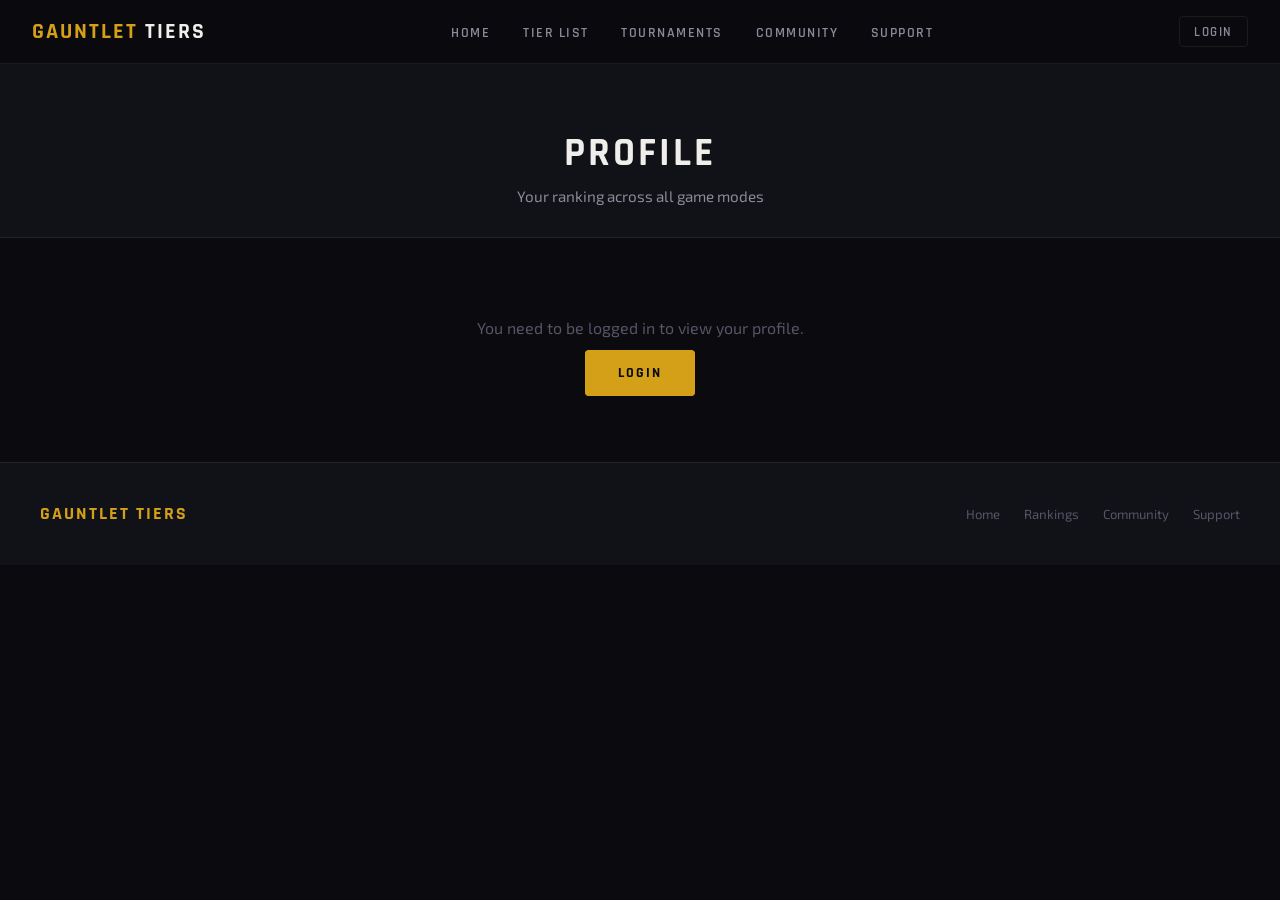
<file: pages/profile.html>
<!DOCTYPE html>
<html lang="en">
<head>
  <meta charset="UTF-8" />
  <meta name="viewport" content="width=device-width, initial-scale=1.0" />
  <title>Profile — Gauntlet Tiers</title>
  <link rel="stylesheet" href="../css/style.css" />
</head>
<body>

<nav>
  <a href="../index.html" class="nav-brand">Gauntlet<span> Tiers</span></a>
  <ul class="nav-links">
    <li><a href="../index.html">Home</a></li>
    <li><a href="tierlist.html">Tier List</a></li>
    <li><a href="tournaments.html">Tournaments</a></li>
    <li><a href="community.html">Community</a></li>
    <li><a href="support.html">Support</a></li>
  </ul>
  <div class="nav-auth">
    <div class="nav-user">
      <a href="admin.html" class="btn-ghost nav-admin" style="display:none;">Admin</a>
      <a href="profile.html" class="btn-ghost active"><span class="nav-username">Profile</span></a>
      <button class="btn-danger logout-btn">Logout</button>
    </div>
    <div class="nav-login">
      <a href="login.html" class="btn-ghost">Login</a>
    </div>
  </div>
</nav>

<main>
  <div class="page-header">
    <h1>Profile</h1>
    <p>Your ranking across all game modes</p>
  </div>

  <!-- Not logged in -->
  <div id="not-logged-in" style="display:none;text-align:center;padding:5rem 2rem;">
    <p style="color:var(--text-muted);margin-bottom:1.5rem;">You need to be logged in to view your profile.</p>
    <a href="login.html" class="btn-large primary">Login</a>
  </div>

  <!-- Profile content -->
  <div class="profile-page" id="profile-content">

    <!-- Header -->
    <div class="profile-header">
      <div class="profile-avatar" id="profile-avatar">??</div>
      <div class="profile-info">
        <h2 id="profile-username">Loading...</h2>
        <p id="profile-email" style="color:var(--text-muted);font-size:0.82rem;"></p>
        <p id="profile-joined" style="margin-top:0.25rem;"></p>
      </div>
    </div>

    <!-- Tiers per mode -->
    <div class="section-header" style="text-align:left;margin-bottom:1rem;">
      <h2 style="font-family:'Rajdhani',sans-serif;font-size:1.1rem;font-weight:700;text-transform:uppercase;letter-spacing:2px;">Your Tiers</h2>
    </div>

    <div class="profile-tiers" id="profile-tiers">
      <!-- Filled by JS -->
    </div>

    <div style="background:var(--bg-card);border:1px solid var(--border);border-radius:8px;padding:1.5rem;">
      <h3 style="font-family:'Rajdhani',sans-serif;font-size:0.9rem;font-weight:700;text-transform:uppercase;letter-spacing:1.5px;margin-bottom:1rem;">Not yet ranked?</h3>
      <p style="font-size:0.88rem;color:var(--text-secondary);margin-bottom:1rem;">Join our Discord server and participate in ranked tournaments to get placed on the tier list.</p>
      <a href="https://discord.gg/GcqFCAnBjm" target="_blank" class="btn-primary">Join Discord</a>
    </div>

  </div>
</main>

<footer>
  <a href="../index.html" class="footer-brand">Gauntlet Tiers</a>
  <div class="footer-links">
    <a href="../index.html">Home</a>
    <a href="tierlist.html">Rankings</a>
    <a href="community.html">Community</a>
    <a href="support.html">Support</a>
  </div>
</footer>

<script src="../js/auth.js"></script>
<script src="../js/api.js"></script>
<script>
  const MODES = ['sword','mace','axe','uhc','pot','crystal','smp'];

  function renderProfile() {
    const user = getUser();
    if (!user) {
      document.getElementById('profile-content').style.display = 'none';
      document.getElementById('not-logged-in').style.display = 'block';
      return;
    }

    const initials = (user.username || user.email || '?').slice(0, 2).toUpperCase();
    const avatarEl = document.getElementById('profile-avatar');
    if (user.username) {
      avatarEl.innerHTML = `<img class="mc-skin-lg" src="https://mc-heads.net/avatar/${encodeURIComponent(user.username)}/80" alt="${user.username}" onerror="this.outerHTML='<div style=\'width:80px;height:80px;border-radius:8px;background:rgba(212,160,23,0.15);border:2px solid var(--accent-gold);display:flex;align-items:center;justify-content:center;font-family:Rajdhani,sans-serif;font-size:1.8rem;font-weight:700;color:var(--accent-gold);\'>${initials}</div>'" />`;
      avatarEl.style.background = 'none';
      avatarEl.style.border = 'none';
      avatarEl.style.width = 'auto';
      avatarEl.style.height = 'auto';
    } else {
      avatarEl.textContent = initials;
    }
    document.getElementById('profile-username').textContent = user.username || user.email;
    document.getElementById('profile-email').textContent = user.email;
    document.getElementById('profile-joined').textContent = user.created_at
      ? 'Joined ' + new Date(user.created_at).toLocaleDateString('en-US', { year: 'numeric', month: 'long' })
      : '';

    loadTiers(user.id);
  }

  async function loadTiers(userId) {
    const container = document.getElementById('profile-tiers');
    try {
      const data = await getPlayer(userId);
      const tiers = data.tiers || {};

      container.innerHTML = MODES.map(mode => {
        const tier = tiers[mode] || null;
        return `
          <div class="profile-tier-card">
            <div class="profile-tier-mode">${mode.toUpperCase()}</div>
            ${tier
              ? `<span class="tier-badge tier-${tier}">${tier}</span>`
              : `<span style="color:var(--text-muted);font-size:0.82rem;">Unranked</span>`
            }
          </div>`;
      }).join('');
    } catch (e) {
      container.innerHTML = MODES.map(mode => `
        <div class="profile-tier-card">
          <div class="profile-tier-mode">${mode.toUpperCase()}</div>
          <span style="color:var(--text-muted);font-size:0.82rem;">Unranked</span>
        </div>`).join('');
    }
  }

  renderProfile();
</script>
</body>
</html>
</file>
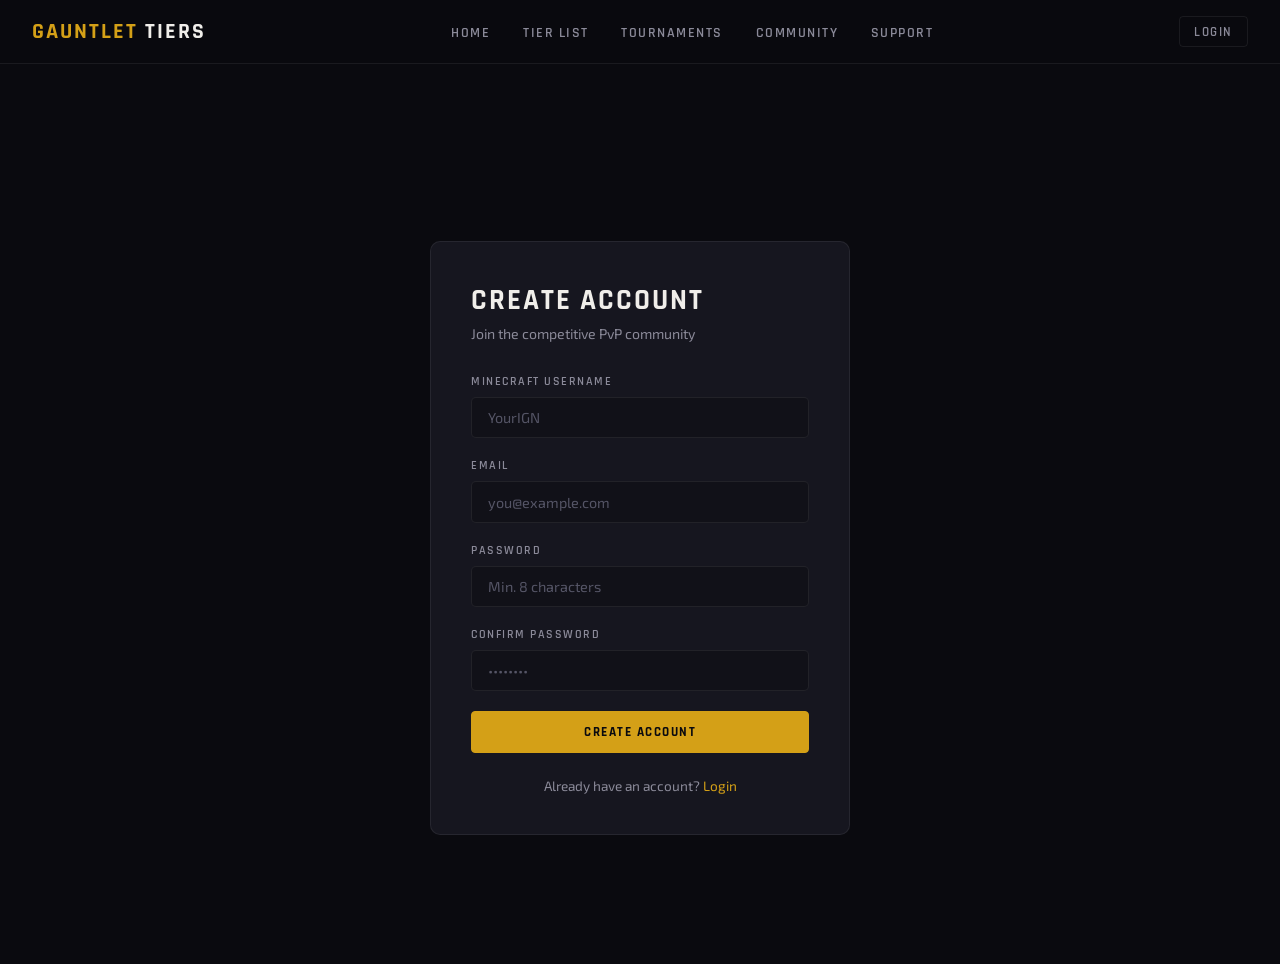
<file: pages/signup.html>
<!DOCTYPE html>
<html lang="en">
<head>
  <meta charset="UTF-8" />
  <meta name="viewport" content="width=device-width, initial-scale=1.0" />
  <title>Sign Up — Gauntlet Tiers</title>
  <link rel="stylesheet" href="../css/style.css" />
</head>
<body>

<nav>
  <a href="../index.html" class="nav-brand">Gauntlet<span> Tiers</span></a>
  <ul class="nav-links">
    <li><a href="../index.html">Home</a></li>
    <li><a href="tierlist.html">Tier List</a></li>
    <li><a href="tournaments.html">Tournaments</a></li>
    <li><a href="community.html">Community</a></li>
    <li><a href="support.html">Support</a></li>
  </ul>
  <div class="nav-auth">
    <div class="nav-user">
      <a href="profile.html" class="btn-ghost"><span class="nav-username">Profile</span></a>
      <button class="btn-danger logout-btn">Logout</button>
    </div>
    <div class="nav-login">
      <a href="login.html" class="btn-ghost">Login</a>
    </div>
  </div>
</nav>

<main>
  <div class="auth-page">
    <div class="auth-card">
      <h2>Create Account</h2>
      <p class="subtitle">Join the competitive PvP community</p>

      <div class="alert error" id="error-msg"></div>
      <div class="alert success" id="success-msg"></div>

      <div class="form-group">
        <label>Minecraft Username</label>
        <input type="text" id="username" placeholder="YourIGN" />
      </div>

      <div class="form-group">
        <label>Email</label>
        <input type="email" id="email" placeholder="you@example.com" />
      </div>

      <div class="form-group">
        <label>Password</label>
        <input type="password" id="password" placeholder="Min. 8 characters" />
      </div>

      <div class="form-group">
        <label>Confirm Password</label>
        <input type="password" id="confirm-password" placeholder="••••••••" />
      </div>

      <button class="btn-primary" id="signup-btn" style="width:100%;padding:0.75rem;">
        Create Account
      </button>

      <div class="auth-footer">
        Already have an account? <a href="login.html">Login</a>
      </div>
    </div>
  </div>
</main>

<script src="../js/auth.js"></script>
<script>
  document.getElementById('signup-btn').addEventListener('click', async () => {
    const username = document.getElementById('username').value.trim();
    const email = document.getElementById('email').value.trim();
    const password = document.getElementById('password').value;
    const confirm = document.getElementById('confirm-password').value;
    const errEl = document.getElementById('error-msg');
    const successEl = document.getElementById('success-msg');
    const btn = document.getElementById('signup-btn');

    errEl.classList.remove('show');
    successEl.classList.remove('show');

    if (!username || !email || !password || !confirm) {
      errEl.textContent = 'Please fill in all fields.';
      errEl.classList.add('show');
      return;
    }
    if (password.length < 8) {
      errEl.textContent = 'Password must be at least 8 characters.';
      errEl.classList.add('show');
      return;
    }
    if (password !== confirm) {
      errEl.textContent = 'Passwords do not match.';
      errEl.classList.add('show');
      return;
    }

    btn.disabled = true;
    btn.innerHTML = 'Creating account… <span class="spinner"></span>';

    try {
      await register(username, email, password);
      window.location.href = '../index.html';
    } catch (e) {
      errEl.textContent = e.message || 'Could not create account. Try again.';
      errEl.classList.add('show');
      btn.disabled = false;
      btn.textContent = 'Create Account';
    }
  });
</script>
</body>
</html>
</file>
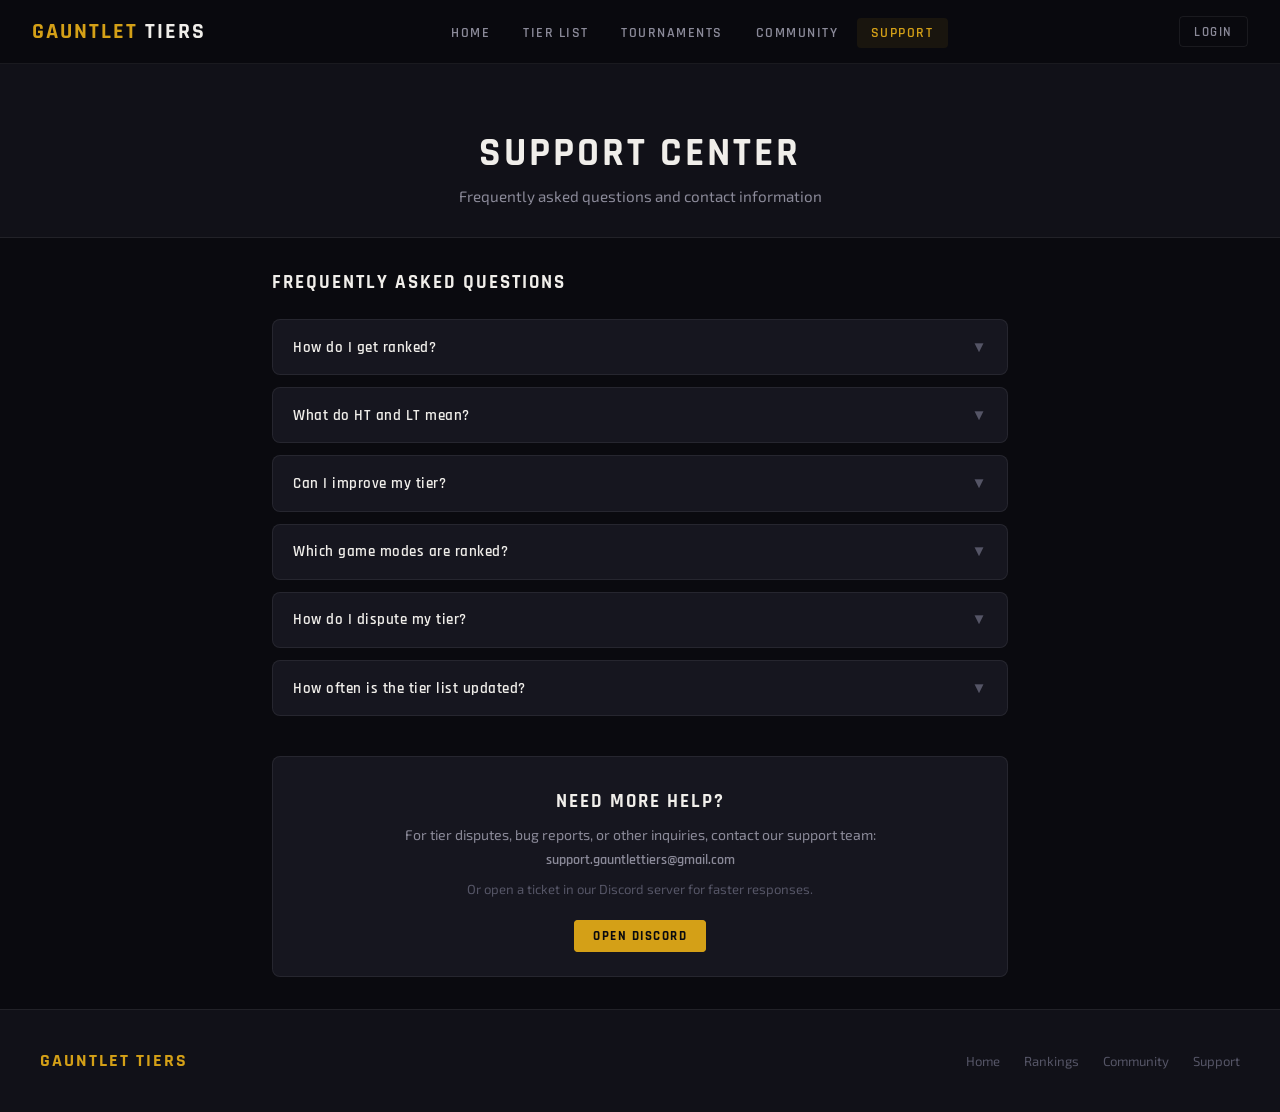
<file: pages/support.html>
<!DOCTYPE html>
<html lang="en">
<head>
  <meta charset="UTF-8" />
  <meta name="viewport" content="width=device-width, initial-scale=1.0" />
  <title>Support — Gauntlet Tiers</title>
  <link rel="stylesheet" href="../css/style.css" />
</head>
<body>

<nav>
  <a href="../index.html" class="nav-brand">Gauntlet<span> Tiers</span></a>
  <ul class="nav-links">
    <li><a href="../index.html">Home</a></li>
    <li><a href="tierlist.html">Tier List</a></li>
    <li><a href="tournaments.html">Tournaments</a></li>
    <li><a href="community.html">Community</a></li>
    <li><a href="support.html" class="active">Support</a></li>
  </ul>
  <div class="nav-auth">
    <div class="nav-user">
      <a href="admin.html" class="btn-ghost nav-admin" style="display:none;">Admin</a>
      <a href="profile.html" class="btn-ghost"><span class="nav-username">Profile</span></a>
      <button class="btn-danger logout-btn">Logout</button>
    </div>
    <div class="nav-login">
      <a href="login.html" class="btn-ghost">Login</a>
    </div>
  </div>
</nav>

<main>
  <div class="page-header">
    <h1>Support Center</h1>
    <p>Frequently asked questions and contact information</p>
  </div>

  <div class="support-page">

    <div class="section-header" style="text-align:left;margin-bottom:1.5rem;">
      <h2 style="font-family:'Rajdhani',sans-serif;font-size:1.2rem;font-weight:700;text-transform:uppercase;letter-spacing:2px;">Frequently Asked Questions</h2>
    </div>

    <div class="faq-list">

      <div class="faq-item">
        <button class="faq-question">
          How do I get ranked?
          <span class="arrow">▼</span>
        </button>
        <div class="faq-answer">
          To get ranked, join our Discord server and participate in ranked tournaments. Our staff will evaluate your performance and assign you a tier based on your results. You can also request an evaluation in the #rank-request channel.
        </div>
      </div>

      <div class="faq-item">
        <button class="faq-question">
          What do HT and LT mean?
          <span class="arrow">▼</span>
        </button>
        <div class="faq-answer">
          HT stands for "High Tier" and LT stands for "Low Tier". Each tier number (1–5) has a high and low subdivision, giving us 10 total tiers. HT1 is the highest possible rank, while LT5 is the entry level. Think of HT as the upper half and LT as the lower half of each tier bracket.
        </div>
      </div>

      <div class="faq-item">
        <button class="faq-question">
          Can I improve my tier?
          <span class="arrow">▼</span>
        </button>
        <div class="faq-answer">
          Yes! Tiers are updated weekly based on tournament performance. Win matches consistently and you'll climb the rankings. You can also request a tier review in our Discord if you believe your current tier doesn't reflect your actual skill level.
        </div>
      </div>

      <div class="faq-item">
        <button class="faq-question">
          Which game modes are ranked?
          <span class="arrow">▼</span>
        </button>
        <div class="faq-answer">
          We currently rank players in seven game modes: Sword, Mace, Axe, UHC, Pot, Crystal, and SMP PvP. Your rank in each mode is tracked separately — you can be HT2 in Sword but LT4 in Crystal, for example.
        </div>
      </div>

      <div class="faq-item">
        <button class="faq-question">
          How do I dispute my tier?
          <span class="arrow">▼</span>
        </button>
        <div class="faq-answer">
          If you believe your tier is inaccurate, open a ticket in our Discord server. Include evidence such as match recordings, tournament results, or clips showcasing your skill. Our staff will review your case and respond within 48 hours.
        </div>
      </div>

      <div class="faq-item">
        <button class="faq-question">
          How often is the tier list updated?
          <span class="arrow">▼</span>
        </button>
        <div class="faq-answer">
          The tier list is updated weekly every Sunday evening. Major updates based on tournament results may be pushed mid-week as well. Follow our Discord announcements to stay up to date.
        </div>
      </div>

    </div>

    <div class="contact-card">
      <h2>Need More Help?</h2>
      <p>For tier disputes, bug reports, or other inquiries, contact our support team:</p>
      <p class="contact-email">support.gauntlettiers@gmail.com</p>
      <p style="color:var(--text-muted);font-size:0.82rem;margin-top:0.75rem;">Or open a ticket in our Discord server for faster responses.</p>
      <br />
      <a href="https://discord.gg/GcqFCAnBjm" target="_blank" class="btn-primary">Open Discord</a>
    </div>

  </div>
</main>

<footer>
  <a href="../index.html" class="footer-brand">Gauntlet Tiers</a>
  <div class="footer-links">
    <a href="../index.html">Home</a>
    <a href="tierlist.html">Rankings</a>
    <a href="community.html">Community</a>
    <a href="support.html">Support</a>
  </div>
</footer>

<script src="../js/auth.js"></script>
<script>
  // FAQ accordion
  document.querySelectorAll('.faq-question').forEach(btn => {
    btn.addEventListener('click', () => {
      const answer = btn.nextElementSibling;
      const isOpen = btn.classList.contains('open');

      // Close all
      document.querySelectorAll('.faq-question').forEach(b => b.classList.remove('open'));
      document.querySelectorAll('.faq-answer').forEach(a => a.classList.remove('open'));

      // Toggle clicked
      if (!isOpen) {
        btn.classList.add('open');
        answer.classList.add('open');
      }
    });
  });
</script>
</body>
</html>
</file>
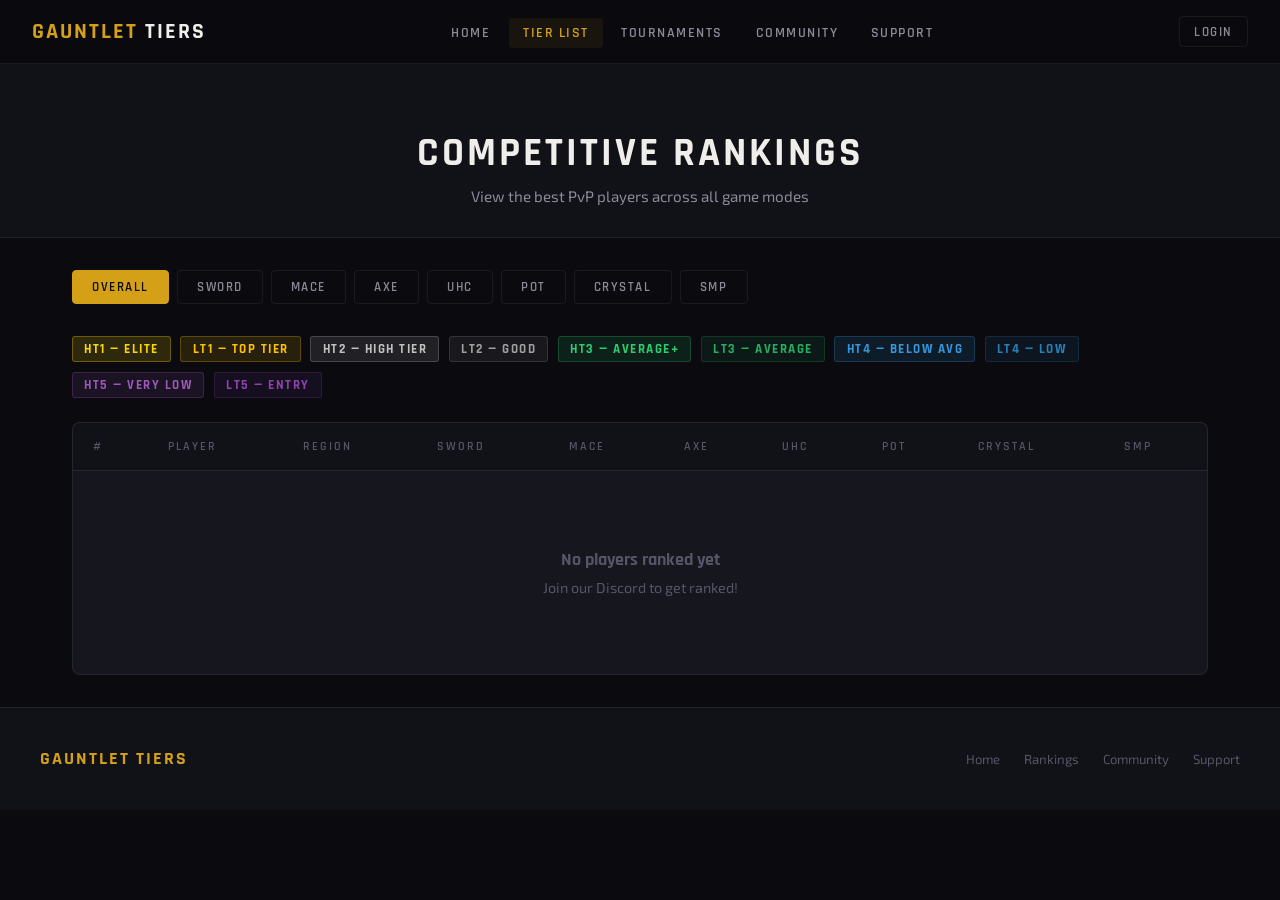
<file: pages/tierlist.html>
<!DOCTYPE html>
<html lang="en">
<head>
  <meta charset="UTF-8" />
  <meta name="viewport" content="width=device-width, initial-scale=1.0" />
  <title>Tier List — Gauntlet Tiers</title>
  <link rel="stylesheet" href="../css/style.css" />
</head>
<body>

<nav>
  <a href="../index.html" class="nav-brand">Gauntlet<span> Tiers</span></a>
  <ul class="nav-links">
    <li><a href="../index.html">Home</a></li>
    <li><a href="tierlist.html" class="active">Tier List</a></li>
    <li><a href="tournaments.html">Tournaments</a></li>
    <li><a href="community.html">Community</a></li>
    <li><a href="support.html">Support</a></li>
  </ul>
  <div class="nav-auth">
    <div class="nav-user">
      <a href="admin.html" class="btn-ghost nav-admin" style="display:none;">Admin</a>
      <a href="profile.html" class="btn-ghost"><span class="nav-username">Profile</span></a>
      <button class="btn-danger logout-btn">Logout</button>
    </div>
    <div class="nav-login">
      <a href="login.html" class="btn-ghost">Login</a>
    </div>
  </div>
</nav>

<main>
  <div class="page-header">
    <h1>Competitive Rankings</h1>
    <p>View the best PvP players across all game modes</p>
  </div>

  <div class="tier-page">

    <!-- Mode Tabs -->
    <div class="mode-tabs">
      <button class="mode-tab active" data-mode="overall">Overall</button>
      <button class="mode-tab" data-mode="sword">Sword</button>
      <button class="mode-tab" data-mode="mace">Mace</button>
      <button class="mode-tab" data-mode="axe">Axe</button>
      <button class="mode-tab" data-mode="uhc">UHC</button>
      <button class="mode-tab" data-mode="pot">Pot</button>
      <button class="mode-tab" data-mode="crystal">Crystal</button>
      <button class="mode-tab" data-mode="smp">SMP</button>
    </div>

    <!-- Tier Legend -->
    <div class="tier-legend">
      <span class="tier-badge tier-HT1">HT1 — Elite</span>
      <span class="tier-badge tier-LT1">LT1 — Top Tier</span>
      <span class="tier-badge tier-HT2">HT2 — High Tier</span>
      <span class="tier-badge tier-LT2">LT2 — Good</span>
      <span class="tier-badge tier-HT3">HT3 — Average+</span>
      <span class="tier-badge tier-LT3">LT3 — Average</span>
      <span class="tier-badge tier-HT4">HT4 — Below Avg</span>
      <span class="tier-badge tier-LT4">LT4 — Low</span>
      <span class="tier-badge tier-HT5">HT5 — Very Low</span>
      <span class="tier-badge tier-LT5">LT5 — Entry</span>
    </div>

    <!-- Table -->
    <div class="tier-table-wrapper" style="overflow-x:auto;">
      <table id="tier-table" style="min-width:500px;">
        <thead id="tier-table-head">
          <tr>
            <th>#</th>
            <th>Player</th>
            <th>Region</th>
            <th>Tier</th>
          </tr>
        </thead>
        <tbody id="tier-table-body">
<!-- skeleton loaded by JS -->
        </tbody>
      </table>
    </div>

  </div>
</main>

<footer>
  <a href="../index.html" class="footer-brand">Gauntlet Tiers</a>
  <div class="footer-links">
    <a href="../index.html">Home</a>
    <a href="tierlist.html">Rankings</a>
    <a href="community.html">Community</a>
    <a href="support.html">Support</a>
  </div>
</footer>

<script src="../js/toast.js"></script>
<script src="../js/skeleton.js"></script>
<script src="../js/auth.js"></script>
<script src="../js/api.js"></script>
<script>
  const TIERS_ORDER = ['HT1','LT1','HT2','LT2','HT3','LT3','HT4','LT4','HT5','LT5'];
  const MODES = ['sword','mace','axe','uhc','pot','crystal','smp'];
  let currentMode = 'overall';

  function esc(str) {
    const d = document.createElement('div');
    d.appendChild(document.createTextNode(String(str || '')));
    return d.innerHTML;
  }

  async function loadTierList(mode) {
    const tbody = document.getElementById('tier-table-body');
    const thead = document.getElementById('tier-table-head');
    const cols  = mode === 'overall' ? MODES.length + 3 : 4;

    tbody.innerHTML = cols > 4 ? skeleton.overallRows() : skeleton.tierRows();

    try {
      if (mode === 'overall') {
        // Header with one column per mode
        thead.innerHTML = `<tr>
          <th>#</th><th>Player</th><th>Region</th>
          ${MODES.map(m => `<th>${m.toUpperCase()}</th>`).join('')}
        </tr>`;

        // Fetch all 6 modes in parallel
        const results = await Promise.all(
          MODES.map(m => getPlayers(m).catch(() => ({ players: [] })))
        );

        // Merge by username
        const map = {};
        results.forEach((res, i) => {
          const m = MODES[i];
          (res.players || res).forEach(p => {
            if (!map[p.username]) map[p.username] = { region: p.region, tiers: {} };
            map[p.username].tiers[m] = p.tier;
          });
        });

        const players = Object.entries(map);

        if (!players.length) {
          tbody.innerHTML = `<tr><td colspan="${cols}"><div class="empty-state">
            <strong style="font-family:'Rajdhani',sans-serif;font-size:1.1rem;">No players ranked yet</strong>
            <p>Join our Discord to get ranked!</p>
          </div></td></tr>`;
          return;
        }

        // Sort by best tier across all modes
        players.sort((a, b) => {
          const bestA = Math.min(...Object.values(a[1].tiers).map(t => TIERS_ORDER.indexOf(t)));
          const bestB = Math.min(...Object.values(b[1].tiers).map(t => TIERS_ORDER.indexOf(t)));
          return bestA - bestB;
        });

        tbody.innerHTML = players.map(([username, data], i) => `
          <tr>
            <td class="rank-num">${i + 1}</td>
            <td>
              <div class="player-cell">
                <img class="mc-skin" src="https://mc-heads.net/avatar/${esc(username)}/36" alt="${esc(username)}" onerror="this.style.display='none'" />
                <a class="player-name" href="player.html?user=${encodeURIComponent(username)}" style="text-decoration:none;color:inherit;">${esc(username)}</a>
              </div>
            </td>
            <td><span class="region-badge">${esc(data.region || 'N/A')}</span></td>
            ${MODES.map(m => `
              <td>
                ${data.tiers[m]
                  ? `<span class="tier-badge tier-${data.tiers[m]}">${data.tiers[m]}</span>`
                  : `<span style="color:var(--text-muted);font-size:0.78rem;">—</span>`
                }
              </td>`).join('')}
          </tr>`).join('');

      } else {
        // Single mode — standard table
        thead.innerHTML = `<tr><th>#</th><th>Player</th><th>Region</th><th>Tier</th></tr>`;

        const data = await getPlayers(mode);
        const players = (data.players || data).sort((a, b) =>
          TIERS_ORDER.indexOf(a.tier) - TIERS_ORDER.indexOf(b.tier)
        );

        if (!players.length) {
          tbody.innerHTML = `<tr><td colspan="4"><div class="empty-state">
            <strong style="font-family:'Rajdhani',sans-serif;font-size:1.1rem;">No players ranked yet</strong>
            <p>Join our Discord to get ranked!</p>
          </div></td></tr>`;
          return;
        }

        tbody.innerHTML = players.map((p, i) => `
          <tr>
            <td class="rank-num">${i + 1}</td>
            <td>
              <div class="player-cell">
                <img class="mc-skin" src="https://mc-heads.net/avatar/${esc(p.username)}/36" alt="${esc(p.username)}" onerror="this.style.display='none'" />
                <a class="player-name" href="player.html?user=${encodeURIComponent(p.username)}" style="text-decoration:none;color:inherit;">${esc(p.username)}</a>
              </div>
            </td>
            <td><span class="region-badge">${esc(p.region || 'N/A')}</span></td>
            <td><span class="tier-badge tier-${p.tier}">${p.tier}</span></td>
          </tr>`).join('');
      }

    } catch(e) {
      tbody.innerHTML = `<tr><td colspan="${cols}"><div class="empty-state">
        <strong style="font-family:'Rajdhani',sans-serif;">Could not load rankings.</strong>
        <p>Connect your backend to display players.</p>
      </div></td></tr>`;
    }
  }

  document.querySelectorAll('.mode-tab').forEach(btn => {
    btn.addEventListener('click', () => {
      document.querySelectorAll('.mode-tab').forEach(b => b.classList.remove('active'));
      btn.classList.add('active');
      currentMode = btn.dataset.mode;
      loadTierList(currentMode);
    });
  });

  loadTierList('overall');
</script>
</body>
</html>
</file>
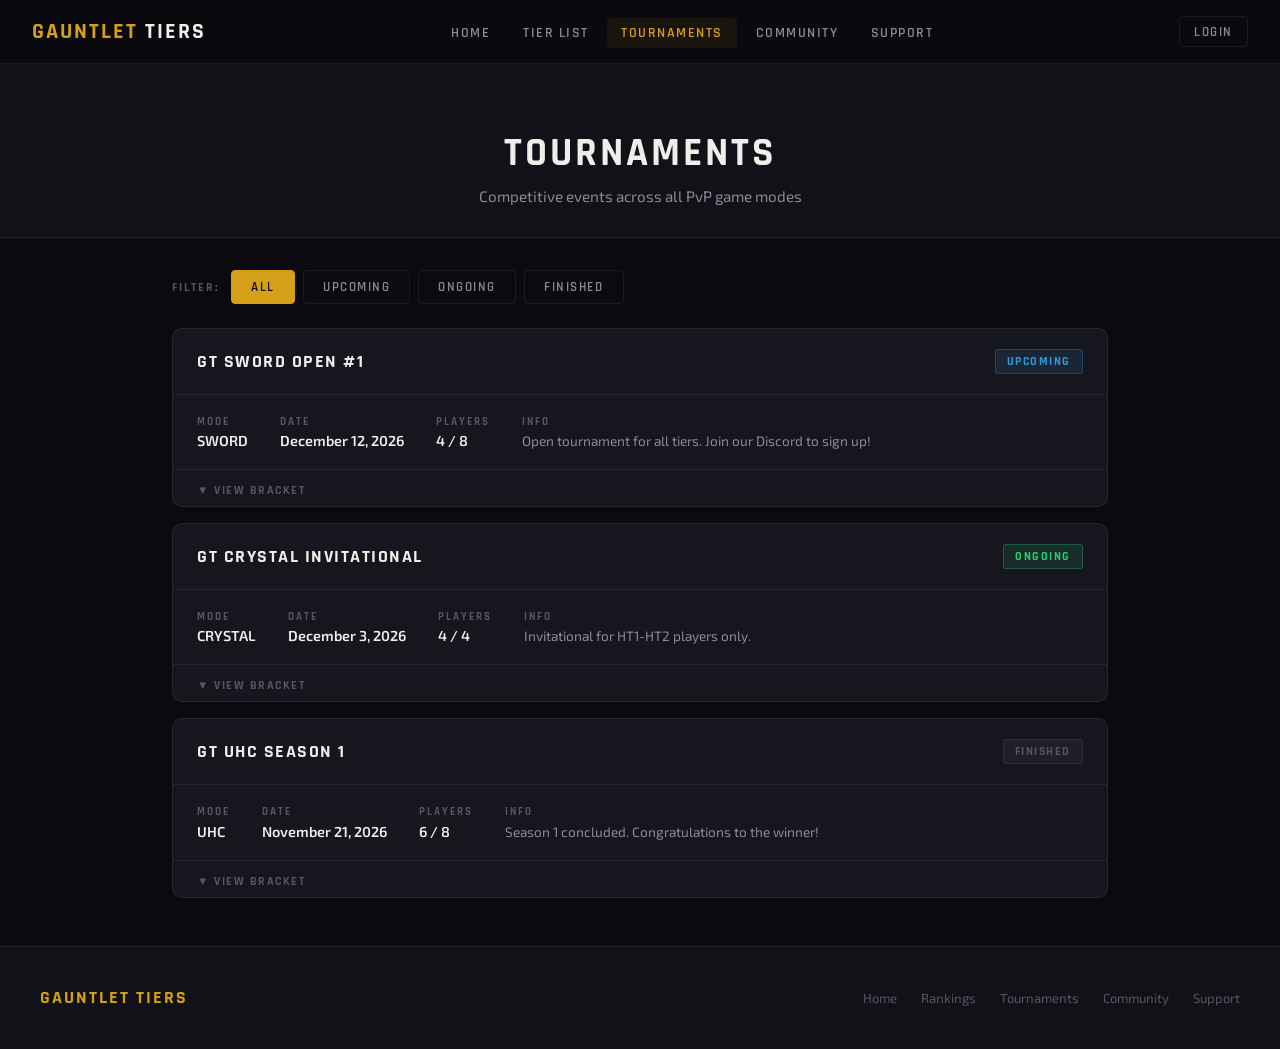
<file: pages/tournaments.html>
<!DOCTYPE html>
<html lang="en">
<head>
  <meta charset="UTF-8" />
  <meta name="viewport" content="width=device-width, initial-scale=1.0" />
  <title>Tournaments — Gauntlet Tiers</title>
  <link rel="stylesheet" href="../css/style.css" />
  <style>
    /* ── CREATE FORM ── */
    .create-tournament-form {
      background: var(--bg-card);
      border: 1px solid var(--border);
      border-radius: 10px;
      padding: 1.75rem;
      margin-bottom: 2rem;
      display: none;
    }
    .create-tournament-form.open { display: block; }
    .create-tournament-form h3 {
      font-family: 'Rajdhani', sans-serif;
      font-size: 1rem;
      font-weight: 700;
      letter-spacing: 1.5px;
      text-transform: uppercase;
      margin-bottom: 1.25rem;
      padding-bottom: 0.75rem;
      border-bottom: 1px solid var(--border);
    }
    .form-row {
      display: grid;
      grid-template-columns: repeat(auto-fit, minmax(180px, 1fr));
      gap: 1rem;
      margin-bottom: 1rem;
    }
    .form-row .form-group { margin-bottom: 0; }

    /* ── BRACKET ── */
    .bracket-toggle {
      font-family: 'Rajdhani', sans-serif;
      font-size: 0.72rem;
      font-weight: 700;
      letter-spacing: 1.5px;
      text-transform: uppercase;
      color: var(--text-muted);
      background: transparent;
      border: none;
      cursor: pointer;
      padding: 0;
      transition: color 0.15s;
    }
    .bracket-toggle:hover { color: var(--accent-gold); }

    .bracket-wrapper {
      display: none;
      overflow-x: auto;
      padding: 1.25rem 1.5rem 1.5rem;
      border-top: 1px solid var(--border);
    }
    .bracket-wrapper.open { display: block; }

    .bracket-inner {
      display: flex;
      gap: 1.5rem;
      min-width: max-content;
    }

    .bracket-round {
      display: flex;
      flex-direction: column;
      gap: 0;
      min-width: 180px;
    }

    .bracket-round-label {
      font-family: 'Rajdhani', sans-serif;
      font-size: 0.68rem;
      font-weight: 700;
      letter-spacing: 2px;
      text-transform: uppercase;
      color: var(--text-muted);
      margin-bottom: 0.75rem;
    }

    .bracket-matches {
      display: flex;
      flex-direction: column;
      justify-content: space-around;
      flex: 1;
      gap: 0.75rem;
    }

    .bracket-match {
      background: var(--bg-secondary);
      border: 1px solid var(--border);
      border-radius: 6px;
      overflow: hidden;
      transition: border-color 0.15s;
    }
    .bracket-match:hover { border-color: var(--border-accent); }

    .bracket-player {
      padding: 0.45rem 0.75rem;
      font-size: 0.82rem;
      display: flex;
      align-items: center;
      justify-content: space-between;
      gap: 0.5rem;
      border-bottom: 1px solid var(--border);
      color: var(--text-secondary);
      transition: background 0.15s;
    }
    .bracket-player:last-child { border-bottom: none; }
    .bracket-player.winner {
      color: var(--accent-gold);
      font-weight: 600;
      background: rgba(212,160,23,0.05);
    }
    .bracket-player.tbd { color: var(--text-muted); font-style: italic; font-size: 0.78rem; }
    .bracket-score {
      font-family: 'Rajdhani', sans-serif;
      font-size: 0.82rem;
      font-weight: 700;
      color: var(--text-muted);
      min-width: 16px;
      text-align: right;
    }
    .bracket-score.win { color: var(--accent-gold); }

    /* ── EMPTY / FILTER ── */
    .filter-bar {
      display: flex;
      gap: 0.5rem;
      margin-bottom: 1.5rem;
      flex-wrap: wrap;
      align-items: center;
    }
    .filter-bar span {
      font-family: 'Rajdhani', sans-serif;
      font-size: 0.72rem;
      font-weight: 700;
      letter-spacing: 2px;
      text-transform: uppercase;
      color: var(--text-muted);
      margin-right: 0.25rem;
    }
  </style>
</head>
<body>

<nav>
  <a href="../index.html" class="nav-brand">Gauntlet<span> Tiers</span></a>
  <ul class="nav-links">
    <li><a href="../index.html">Home</a></li>
    <li><a href="tierlist.html">Tier List</a></li>
    <li><a href="tournaments.html" class="active">Tournaments</a></li>
    <li><a href="community.html">Community</a></li>
    <li><a href="support.html">Support</a></li>
  </ul>
  <div class="nav-auth">
    <div class="nav-user">
      <a href="admin.html" class="btn-ghost nav-admin" style="display:none;">Admin</a>
      <a href="profile.html" class="btn-ghost"><span class="nav-username">Profile</span></a>
      <button class="btn-danger logout-btn">Logout</button>
    </div>
    <div class="nav-login">
      <a href="login.html" class="btn-ghost">Login</a>
    </div>
  </div>
</nav>

<main>
  <div class="page-header">
    <h1>Tournaments</h1>
    <p>Competitive events across all PvP game modes</p>
  </div>

  <div class="tournaments-page">

    <!-- Admin: create tournament button -->
    <div id="admin-bar" style="display:none;margin-bottom:1.25rem;">
      <button class="btn-primary" id="toggle-create-btn" onclick="toggleCreateForm()">
        + Create Tournament
      </button>
    </div>

    <!-- Create tournament form (admin only) -->
    <div class="create-tournament-form" id="create-form">
      <h3>New Tournament</h3>
      <div class="alert error" id="create-error"></div>

      <div class="form-row">
        <div class="form-group">
          <label>Tournament Name</label>
          <input type="text" id="t-name" placeholder="e.g. GT Sword Open #1" />
        </div>
        <div class="form-group">
          <label>Game Mode</label>
          <select id="t-mode">
            <option value="sword">Sword</option>
            <option value="mace">Mace</option>
            <option value="axe">Axe</option>
            <option value="uhc">UHC</option>
            <option value="pot">Pot</option>
            <option value="crystal">Crystal</option>
            <option value="smp">SMP</option>
          </select>
        </div>
        <div class="form-group">
          <label>Date</label>
          <input type="date" id="t-date" />
        </div>
        <div class="form-group">
          <label>Max Players</label>
          <select id="t-size">
            <option value="4">4</option>
            <option value="8" selected>8</option>
            <option value="16">16</option>
            <option value="32">32</option>
          </select>
        </div>
        <div class="form-group">
          <label>Status</label>
          <select id="t-status">
            <option value="upcoming">Upcoming</option>
            <option value="ongoing">Ongoing</option>
            <option value="finished">Finished</option>
          </select>
        </div>
      </div>

      <div class="form-group">
        <label>Description (optional)</label>
        <textarea id="t-desc" placeholder="Prize, rules, format..."></textarea>
      </div>

      <div class="form-group">
        <label>Players (one per line, in bracket order)</label>
        <textarea id="t-players" placeholder="Player1&#10;Player2&#10;Player3&#10;Player4" style="min-height:120px;"></textarea>
      </div>

      <div style="display:flex;gap:0.75rem;margin-top:0.5rem;">
        <button class="btn-primary" id="create-btn" onclick="createTournament()">Create Tournament</button>
        <button class="btn-ghost" onclick="toggleCreateForm()">Cancel</button>
      </div>
    </div>

    <!-- Filter bar -->
    <div class="filter-bar">
      <span>Filter:</span>
      <button class="mode-tab active" data-filter="all">All</button>
      <button class="mode-tab" data-filter="upcoming">Upcoming</button>
      <button class="mode-tab" data-filter="ongoing">Ongoing</button>
      <button class="mode-tab" data-filter="finished">Finished</button>
    </div>

    <!-- Tournament list -->
    <div id="tournament-list">
      <!-- skeleton -->
    </div>

  </div>
</main>

<footer>
  <a href="../index.html" class="footer-brand">Gauntlet Tiers</a>
  <div class="footer-links">
    <a href="../index.html">Home</a>
    <a href="tierlist.html">Rankings</a>
    <a href="tournaments.html">Tournaments</a>
    <a href="community.html">Community</a>
    <a href="support.html">Support</a>
  </div>
</footer>

<script src="../js/toast.js"></script>
<script src="../js/skeleton.js"></script>
<script src="../js/auth.js"></script>
<script src="../js/api.js"></script>
<script>
  let allTournaments = [];
  let currentFilter  = 'all';

  function esc(str) {
    const d = document.createElement('div');
    d.appendChild(document.createTextNode(String(str || '')));
    return d.innerHTML;
  }

  // ── Init ───────────────────────────────────────────────
  document.addEventListener('DOMContentLoaded', () => {
    const user = getUser();
    if (user && user.is_admin) {
      document.getElementById('admin-bar').style.display = 'block';
    }

    // Filter tabs
    document.querySelectorAll('[data-filter]').forEach(btn => {
      btn.addEventListener('click', () => {
        document.querySelectorAll('[data-filter]').forEach(b => b.classList.remove('active'));
        btn.classList.add('active');
        currentFilter = btn.dataset.filter;
        renderTournaments();
      });
    });

    loadTournaments();
  });

  // ── Toggle create form ──────────────────────────────────
  function toggleCreateForm() {
    const form = document.getElementById('create-form');
    const btn  = document.getElementById('toggle-create-btn');
    const open = form.classList.toggle('open');
    btn.textContent = open ? '✕ Cancel' : '+ Create Tournament';
  }

  // ── Load tournaments ────────────────────────────────────
  async function loadTournaments() {
    const list = document.getElementById('tournament-list');
    list.innerHTML = skeleton.tournamentCards(3);

    try {
      const data = await apiFetch('/tournaments');
      allTournaments = data.tournaments || [];
      renderTournaments();
    } catch(e) {
      // If backend not connected yet, show demo data
      allTournaments = getDemoTournaments();
      renderTournaments();
    }
  }

  // ── Render tournament cards ─────────────────────────────
  function renderTournaments() {
    const list = document.getElementById('tournament-list');
    let filtered = allTournaments;

    if (currentFilter !== 'all') {
      filtered = allTournaments.filter(t => t.status === currentFilter);
    }

    if (!filtered.length) {
      list.innerHTML = `
        <div class="empty-state" style="padding:4rem 2rem;text-align:center;">
          <strong style="font-family:'Rajdhani',sans-serif;font-size:1.1rem;letter-spacing:1px;">
            No ${currentFilter === 'all' ? '' : currentFilter} tournaments yet
          </strong>
          <p style="margin-top:0.5rem;">Check back soon or join our Discord for announcements.</p>
        </div>`;
      return;
    }

    list.innerHTML = filtered.map((t, i) => buildTournamentCard(t, i)).join('');
  }

  // ── Build a tournament card ─────────────────────────────
  function buildTournamentCard(t, i) {
    const statusClass = { upcoming:'status-upcoming', ongoing:'status-ongoing', finished:'status-finished' };
    const statusLabel = { upcoming:'Upcoming', ongoing:'Ongoing', finished:'Finished' };
    const dateStr = t.date ? new Date(t.date).toLocaleDateString('en-US', { day:'numeric', month:'long', year:'numeric' }) : 'TBA';

    const bracketHtml = buildBracket(t);

    const user = getUser();
    const isAdmin = user && user.is_admin;

    return `
      <div class="tournament-card" style="animation:fadeSlideUp 0.45s ease ${i * 0.07}s both;">
        <div class="tournament-card-header">
          <h3>${esc(t.name)}</h3>
          <div style="display:flex;align-items:center;gap:0.75rem;">
            <span class="tournament-status ${statusClass[t.status] || 'status-upcoming'}">
              ${statusLabel[t.status] || t.status}
            </span>
            ${isAdmin ? `
              <button class="btn-ghost" style="padding:0.25rem 0.65rem;font-size:0.72rem;"
                onclick="deleteThisTournament('${t.id}')">Remove</button>
            ` : ''}
          </div>
        </div>

        <div class="tournament-card-body">
          <div class="tournament-meta-item">
            <span class="tournament-meta-label">Mode</span>
            <span class="tournament-meta-value">${esc(t.mode?.toUpperCase() || '—')}</span>
          </div>
          <div class="tournament-meta-item">
            <span class="tournament-meta-label">Date</span>
            <span class="tournament-meta-value">${dateStr}</span>
          </div>
          <div class="tournament-meta-item">
            <span class="tournament-meta-label">Players</span>
            <span class="tournament-meta-value">${(t.players || []).filter(p => p && p !== 'TBD').length} / ${t.max_players || '?'}</span>
          </div>
          ${t.description ? `
          <div class="tournament-meta-item" style="flex:1;min-width:200px;">
            <span class="tournament-meta-label">Info</span>
            <span class="tournament-meta-value" style="font-weight:400;color:var(--text-secondary);font-size:0.85rem;">${esc(t.description)}</span>
          </div>` : ''}
        </div>

        ${bracketHtml ? `
        <div style="padding:0.5rem 1.5rem;border-top:1px solid var(--border);">
          <button class="bracket-toggle" onclick="toggleBracket(this)">▼ View Bracket</button>
        </div>
        <div class="bracket-wrapper">
          <div class="bracket-inner">${bracketHtml}</div>
        </div>` : ''}
      </div>`;
  }

  // ── Build bracket HTML from players array ───────────────
  function buildBracket(t) {
    const players = (t.players || []);
    const size    = t.max_players || players.length;
    if (!size || size < 2) return '';

    // Pad to next power of 2
    const slots   = Math.pow(2, Math.ceil(Math.log2(Math.max(size, 2))));
    const padded  = [...players];
    while (padded.length < slots) padded.push('TBD');

    // Build rounds
    const rounds   = [];
    let current    = padded;

    while (current.length >= 2) {
      const matches = [];
      for (let i = 0; i < current.length; i += 2) {
        matches.push([current[i], current[i + 1]]);
      }
      rounds.push(matches);
      // Next round: winners (stored in bracket data if available)
      const nextRound = t.results ? t.results[rounds.length - 1] || [] : [];
      current = matches.map((m, i) => nextRound[i] || 'TBD');
      if (current.every(p => p === 'TBD') && rounds.length > 1) break;
    }

    const roundNames = ['Round 1','Quarter-finals','Semi-finals','Final','Winner'];
    const nameIndex  = Math.max(0, roundNames.length - rounds.length - 1);

    return rounds.map((matches, ri) => {
      const label = rounds.length === 1 ? 'Final'
        : roundNames[nameIndex + ri] || `Round ${ri + 1}`;

      return `
        <div class="bracket-round">
          <div class="bracket-round-label">${label}</div>
          <div class="bracket-matches">
            ${matches.map(([p1, p2]) => {
              const results = t.results && t.results[ri];
              const winner  = results ? results[Math.floor(matches.indexOf([p1,p2])/1)] : null;

              const isTbd1 = !p1 || p1 === 'TBD';
              const isTbd2 = !p2 || p2 === 'TBD';

              return `
                <div class="bracket-match">
                  <div class="bracket-player ${isTbd1 ? 'tbd' : ''}">
                    <span>${isTbd1 ? 'TBD' : esc(p1)}</span>
                  </div>
                  <div class="bracket-player ${isTbd2 ? 'tbd' : ''}">
                    <span>${isTbd2 ? 'TBD' : esc(p2)}</span>
                  </div>
                </div>`;
            }).join('')}
          </div>
        </div>`;
    }).join('');
  }

  // ── Toggle bracket visibility ───────────────────────────
  function toggleBracket(btn) {
    const wrapper = btn.closest('.tournament-card').querySelector('.bracket-wrapper');
    const open    = wrapper.classList.toggle('open');
    btn.textContent = open ? '▲ Hide Bracket' : '▼ View Bracket';
  }

  // ── Create tournament ───────────────────────────────────
  async function createTournament() {
    const name    = document.getElementById('t-name').value.trim();
    const mode    = document.getElementById('t-mode').value;
    const date    = document.getElementById('t-date').value;
    const size    = parseInt(document.getElementById('t-size').value);
    const status  = document.getElementById('t-status').value;
    const desc    = document.getElementById('t-desc').value.trim();
    const rawPlayers = document.getElementById('t-players').value;

    const errEl = document.getElementById('create-error');
    errEl.classList.remove('show');

    if (!name) {
      errEl.textContent = 'Tournament name is required.';
      errEl.classList.add('show');
      return;
    }

    const players = rawPlayers
      .split('\n')
      .map(p => p.trim())
      .filter(p => p.length > 0)
      .slice(0, size);

    const btn = document.getElementById('create-btn');
    btn.disabled = true;
    btn.innerHTML = 'Creating… <span class="spinner"></span>';

    try {
      await apiFetch('/tournaments', {
        method: 'POST',
        body: JSON.stringify({ name, mode, date, max_players: size, status, description: desc, players })
      });
      toast.success(`Tournament "${name}" created!`);
      toggleCreateForm();
      // Reset form
      ['t-name','t-desc','t-players'].forEach(id => document.getElementById(id).value = '');
      loadTournaments();
    } catch(e) {
      // If backend not connected, add locally for demo
      const newT = {
        id: Date.now().toString(),
        name, mode, date, max_players: size, status, description: desc, players
      };
      allTournaments.unshift(newT);
      toast.success(`Tournament "${name}" created! (local preview)`);
      toggleCreateForm();
      renderTournaments();
    } finally {
      btn.disabled = false;
      btn.textContent = 'Create Tournament';
    }
  }

  // ── Delete tournament ───────────────────────────────────
  async function deleteThisTournament(id) {
    if (!confirm('Remove this tournament?')) return;
    try {
      await apiFetch('/tournaments/' + id, { method: 'DELETE' });
      toast.success('Tournament removed.');
      loadTournaments();
    } catch(e) {
      // Remove locally
      allTournaments = allTournaments.filter(t => t.id !== id);
      renderTournaments();
      toast.info('Removed (local preview).');
    }
  }

  // ── Demo data (shown when backend not connected) ────────
  function getDemoTournaments() {
    return [
      {
        id: 'demo1',
        name: 'GT Sword Open #1',
        mode: 'sword',
        date: new Date(Date.now() + 7 * 86400000).toISOString(),
        max_players: 8,
        status: 'upcoming',
        description: 'Open tournament for all tiers. Join our Discord to sign up!',
        players: ['RayX2', 'Shinibi_', 'misterrxx', 'Maze', 'TBD', 'TBD', 'TBD', 'TBD']
      },
      {
        id: 'demo2',
        name: 'GT Crystal Invitational',
        mode: 'crystal',
        date: new Date(Date.now() - 2 * 86400000).toISOString(),
        max_players: 4,
        status: 'ongoing',
        description: 'Invitational for HT1-HT2 players only.',
        players: ['loafxxl', 'bracedsubset740', 'RayX2', 'Shinibi_']
      },
      {
        id: 'demo3',
        name: 'GT UHC Season 1',
        mode: 'uhc',
        date: new Date(Date.now() - 14 * 86400000).toISOString(),
        max_players: 8,
        status: 'finished',
        description: 'Season 1 concluded. Congratulations to the winner!',
        players: ['Maze', 'misterrxx', 'loafxxl', 'RayX2', 'Shinibi_', 'bracedsubset740', 'TBD', 'TBD'],
        results: [['Maze','loafxxl','RayX2','Shinibi_'],['Maze','RayX2'],['Maze']]
      }
    ];
  }
</script>
</body>
</html>
</file>
<file: css/style.css>
@import url('https://fonts.googleapis.com/css2?family=Rajdhani:wght@400;500;600;700&family=Exo+2:wght@300;400;600;700&display=swap');

:root {
  --bg-primary: #0a0a0f;
  --bg-secondary: #111118;
  --bg-card: #16161f;
  --bg-card-hover: #1c1c28;
  --accent-gold: #d4a017;
  --accent-gold-light: #f0c040;
  --accent-red: #c0392b;
  --accent-cyan: #00d4ff;
  --text-primary: #f0eeea;
  --text-secondary: #8b8a99;
  --text-muted: #555566;
  --border: rgba(255,255,255,0.07);
  --border-accent: rgba(212,160,23,0.3);
  --tier-ht1: #FFD700;
  --tier-lt1: #FFC200;
  --tier-ht2: #C0C0C0;
  --tier-lt2: #a0a0a0;
  --tier-ht3: #2ecc71;
  --tier-lt3: #27ae60;
  --tier-ht4: #3498db;
  --tier-lt4: #2980b9;
  --tier-ht5: #9b59b6;
  --tier-lt5: #8e44ad;
}

* { margin: 0; padding: 0; box-sizing: border-box; }

body {
  font-family: 'Exo 2', sans-serif;
  background: var(--bg-primary);
  color: var(--text-primary);
  min-height: 100vh;
  overflow-x: hidden;
}

/* ── SCROLLBAR ── */
::-webkit-scrollbar { width: 6px; }
::-webkit-scrollbar-track { background: var(--bg-primary); }
::-webkit-scrollbar-thumb { background: var(--accent-gold); border-radius: 3px; }

/* ── NAVBAR ── */
nav {
  position: fixed;
  top: 0; left: 0; right: 0;
  z-index: 1000;
  background: rgba(10,10,15,0.95);
  backdrop-filter: blur(12px);
  border-bottom: 1px solid var(--border);
  padding: 0 2rem;
  height: 64px;
  display: flex;
  align-items: center;
  justify-content: space-between;
}

.nav-brand {
  font-family: 'Rajdhani', sans-serif;
  font-size: 1.4rem;
  font-weight: 700;
  color: var(--accent-gold);
  text-decoration: none;
  letter-spacing: 2px;
  text-transform: uppercase;
}
.nav-brand span { color: var(--text-primary); }

.nav-links {
  display: flex;
  align-items: center;
  gap: 0.25rem;
  list-style: none;
}

.nav-links a {
  font-family: 'Rajdhani', sans-serif;
  font-size: 0.85rem;
  font-weight: 600;
  letter-spacing: 1.5px;
  text-transform: uppercase;
  color: var(--text-secondary);
  text-decoration: none;
  padding: 0.4rem 0.9rem;
  border-radius: 4px;
  transition: all 0.2s;
}
.nav-links a:hover, .nav-links a.active {
  color: var(--accent-gold);
  background: rgba(212,160,23,0.08);
}

.nav-auth {
  display: flex;
  align-items: center;
  gap: 0.5rem;
}

.btn-ghost {
  font-family: 'Rajdhani', sans-serif;
  font-size: 0.8rem;
  font-weight: 600;
  letter-spacing: 1.5px;
  text-transform: uppercase;
  color: var(--text-secondary);
  text-decoration: none;
  padding: 0.4rem 0.9rem;
  border: 1px solid var(--border);
  border-radius: 4px;
  transition: all 0.2s;
  cursor: pointer;
  background: transparent;
}
.btn-ghost:hover { border-color: var(--accent-gold); color: var(--accent-gold); }

.btn-primary {
  font-family: 'Rajdhani', sans-serif;
  font-size: 0.8rem;
  font-weight: 700;
  letter-spacing: 1.5px;
  text-transform: uppercase;
  color: var(--bg-primary);
  text-decoration: none;
  padding: 0.45rem 1.1rem;
  border: 1px solid var(--accent-gold);
  border-radius: 4px;
  background: var(--accent-gold);
  transition: all 0.2s;
  cursor: pointer;
}
.btn-primary:hover { background: var(--accent-gold-light); border-color: var(--accent-gold-light); }

.btn-danger {
  font-family: 'Rajdhani', sans-serif;
  font-size: 0.8rem;
  font-weight: 700;
  letter-spacing: 1.5px;
  text-transform: uppercase;
  color: #fff;
  padding: 0.45rem 1.1rem;
  border: 1px solid var(--accent-red);
  border-radius: 4px;
  background: var(--accent-red);
  transition: all 0.2s;
  cursor: pointer;
}
.btn-danger:hover { opacity: 0.85; }

.nav-user { display: none; }
.nav-user.visible { display: flex; align-items: center; gap: 0.5rem; }
.nav-login { display: flex; align-items: center; gap: 0.5rem; }
.nav-login.hidden { display: none; }

/* ── MAIN LAYOUT ── */
main { padding-top: 64px; }

/* ── HERO ── */
.hero {
  position: relative;
  min-height: 90vh;
  display: flex;
  flex-direction: column;
  align-items: center;
  justify-content: center;
  text-align: center;
  padding: 4rem 2rem;
  overflow: hidden;
}

.hero-bg {
  position: absolute;
  inset: 0;
  background:
    radial-gradient(ellipse 60% 50% at 50% 30%, rgba(212,160,23,0.08) 0%, transparent 70%),
    radial-gradient(ellipse 40% 40% at 20% 80%, rgba(192,57,43,0.06) 0%, transparent 60%);
  pointer-events: none;
}

.hero-grid {
  position: absolute;
  inset: 0;
  background-image:
    linear-gradient(rgba(255,255,255,0.02) 1px, transparent 1px),
    linear-gradient(90deg, rgba(255,255,255,0.02) 1px, transparent 1px);
  background-size: 60px 60px;
  pointer-events: none;
}

.hero-badge {
  font-family: 'Rajdhani', sans-serif;
  font-size: 0.75rem;
  font-weight: 600;
  letter-spacing: 3px;
  text-transform: uppercase;
  color: var(--accent-gold);
  border: 1px solid var(--border-accent);
  padding: 0.35rem 1rem;
  border-radius: 2px;
  margin-bottom: 1.5rem;
  display: inline-block;
}

.hero h1 {
  font-family: 'Rajdhani', sans-serif;
  font-size: clamp(3rem, 8vw, 6rem);
  font-weight: 700;
  line-height: 0.95;
  letter-spacing: -1px;
  text-transform: uppercase;
  margin-bottom: 1.5rem;
}

.hero h1 .highlight { color: var(--accent-gold); }

.hero p {
  font-size: 1.1rem;
  color: var(--text-secondary);
  max-width: 520px;
  line-height: 1.7;
  margin-bottom: 2.5rem;
}

.hero-buttons { display: flex; gap: 1rem; flex-wrap: wrap; justify-content: center; }

.btn-large {
  font-family: 'Rajdhani', sans-serif;
  font-size: 0.9rem;
  font-weight: 700;
  letter-spacing: 2px;
  text-transform: uppercase;
  padding: 0.8rem 2rem;
  border-radius: 4px;
  text-decoration: none;
  transition: all 0.2s;
  cursor: pointer;
}

.btn-large.primary {
  background: var(--accent-gold);
  color: var(--bg-primary);
  border: 1px solid var(--accent-gold);
}
.btn-large.primary:hover { background: var(--accent-gold-light); }

.btn-large.outline {
  background: transparent;
  color: var(--text-primary);
  border: 1px solid var(--border);
}
.btn-large.outline:hover { border-color: var(--text-secondary); }

/* ── STATS BAR ── */
.stats-bar {
  display: flex;
  justify-content: center;
  gap: 4rem;
  padding: 2.5rem 2rem;
  border-top: 1px solid var(--border);
  border-bottom: 1px solid var(--border);
  background: var(--bg-secondary);
}

.stat-item { text-align: center; }
.stat-value {
  font-family: 'Rajdhani', sans-serif;
  font-size: 2rem;
  font-weight: 700;
  color: var(--accent-gold);
  display: block;
}
.stat-label {
  font-size: 0.75rem;
  letter-spacing: 2px;
  text-transform: uppercase;
  color: var(--text-muted);
}

/* ── FEATURES ── */
.features {
  padding: 5rem 2rem;
  max-width: 1100px;
  margin: 0 auto;
}

.section-header {
  text-align: center;
  margin-bottom: 3rem;
}

.section-header h2 {
  font-family: 'Rajdhani', sans-serif;
  font-size: 2rem;
  font-weight: 700;
  text-transform: uppercase;
  letter-spacing: 2px;
  margin-bottom: 0.5rem;
}

.section-header p {
  color: var(--text-secondary);
  font-size: 0.95rem;
}

.features-grid {
  display: grid;
  grid-template-columns: repeat(auto-fit, minmax(240px, 1fr));
  gap: 1.5rem;
}

.feature-card {
  background: var(--bg-card);
  border: 1px solid var(--border);
  border-radius: 8px;
  padding: 1.75rem;
  transition: all 0.25s;
}
.feature-card:hover {
  border-color: var(--border-accent);
  background: var(--bg-card-hover);
  transform: translateY(-2px);
}

.feature-icon {
  width: 40px;
  height: 40px;
  background: rgba(212,160,23,0.1);
  border: 1px solid var(--border-accent);
  border-radius: 6px;
  display: flex;
  align-items: center;
  justify-content: center;
  font-size: 1.2rem;
  margin-bottom: 1rem;
}

.feature-card h3 {
  font-family: 'Rajdhani', sans-serif;
  font-size: 1rem;
  font-weight: 700;
  text-transform: uppercase;
  letter-spacing: 1px;
  margin-bottom: 0.5rem;
  color: var(--text-primary);
}

.feature-card p { font-size: 0.88rem; color: var(--text-secondary); line-height: 1.7; }

/* ── CTA SECTION ── */
.cta-section {
  text-align: center;
  padding: 5rem 2rem;
  background: var(--bg-secondary);
  border-top: 1px solid var(--border);
  border-bottom: 1px solid var(--border);
}

.cta-section h2 {
  font-family: 'Rajdhani', sans-serif;
  font-size: 2.2rem;
  font-weight: 700;
  text-transform: uppercase;
  letter-spacing: 2px;
  margin-bottom: 1rem;
}

.cta-section p { color: var(--text-secondary); margin-bottom: 2rem; }

/* ── PAGE HEADER ── */
.page-header {
  padding: 4rem 2rem 2rem;
  text-align: center;
  background: var(--bg-secondary);
  border-bottom: 1px solid var(--border);
}

.page-header h1 {
  font-family: 'Rajdhani', sans-serif;
  font-size: 2.5rem;
  font-weight: 700;
  text-transform: uppercase;
  letter-spacing: 3px;
}
.page-header p { color: var(--text-secondary); margin-top: 0.5rem; font-size: 0.95rem; }

/* ── TIER LIST ── */
.tier-page { padding: 2rem; max-width: 1200px; margin: 0 auto; }

.mode-tabs {
  display: flex;
  gap: 0.5rem;
  margin-bottom: 2rem;
  flex-wrap: wrap;
}

.mode-tab {
  font-family: 'Rajdhani', sans-serif;
  font-size: 0.8rem;
  font-weight: 600;
  letter-spacing: 1.5px;
  text-transform: uppercase;
  padding: 0.5rem 1.2rem;
  border: 1px solid var(--border);
  border-radius: 4px;
  background: transparent;
  color: var(--text-secondary);
  cursor: pointer;
  transition: all 0.2s;
}
.mode-tab:hover { border-color: var(--accent-gold); color: var(--accent-gold); }
.mode-tab.active { background: var(--accent-gold); border-color: var(--accent-gold); color: var(--bg-primary); }

.tier-table-wrapper {
  background: var(--bg-card);
  border: 1px solid var(--border);
  border-radius: 8px;
  overflow: hidden;
}

table {
  width: 100%;
  border-collapse: collapse;
}

thead th {
  font-family: 'Rajdhani', sans-serif;
  font-size: 0.75rem;
  font-weight: 600;
  letter-spacing: 2px;
  text-transform: uppercase;
  color: var(--text-muted);
  padding: 1rem 1.25rem;
  text-align: left;
  border-bottom: 1px solid var(--border);
  background: var(--bg-secondary);
}

tbody tr {
  border-bottom: 1px solid var(--border);
  transition: background 0.15s;
}
tbody tr:last-child { border-bottom: none; }
tbody tr:hover { background: var(--bg-card-hover); }

tbody td {
  padding: 0.9rem 1.25rem;
  font-size: 0.9rem;
}

.rank-num {
  font-family: 'Rajdhani', sans-serif;
  font-size: 0.85rem;
  font-weight: 600;
  color: var(--text-muted);
}

.player-name {
  font-family: 'Rajdhani', sans-serif;
  font-size: 1rem;
  font-weight: 600;
  color: var(--text-primary);
}

.region-badge {
  font-size: 0.75rem;
  font-weight: 600;
  letter-spacing: 1px;
  text-transform: uppercase;
  padding: 0.2rem 0.6rem;
  border-radius: 3px;
  background: rgba(255,255,255,0.05);
  border: 1px solid var(--border);
  color: var(--text-secondary);
}

.tier-badge {
  font-family: 'Rajdhani', sans-serif;
  font-size: 0.8rem;
  font-weight: 700;
  letter-spacing: 1.5px;
  text-transform: uppercase;
  padding: 0.25rem 0.7rem;
  border-radius: 3px;
  display: inline-block;
}

.tier-HT1 { background: rgba(255,215,0,0.15); color: var(--tier-ht1); border: 1px solid rgba(255,215,0,0.3); }
.tier-LT1 { background: rgba(255,194,0,0.12); color: var(--tier-lt1); border: 1px solid rgba(255,194,0,0.25); }
.tier-HT2 { background: rgba(192,192,192,0.12); color: var(--tier-ht2); border: 1px solid rgba(192,192,192,0.25); }
.tier-LT2 { background: rgba(160,160,160,0.1); color: var(--tier-lt2); border: 1px solid rgba(160,160,160,0.2); }
.tier-HT3 { background: rgba(46,204,113,0.12); color: var(--tier-ht3); border: 1px solid rgba(46,204,113,0.25); }
.tier-LT3 { background: rgba(39,174,96,0.1); color: var(--tier-lt3); border: 1px solid rgba(39,174,96,0.2); }
.tier-HT4 { background: rgba(52,152,219,0.12); color: var(--tier-ht4); border: 1px solid rgba(52,152,219,0.25); }
.tier-LT4 { background: rgba(41,128,185,0.1); color: var(--tier-lt4); border: 1px solid rgba(41,128,185,0.2); }
.tier-HT5 { background: rgba(155,89,182,0.12); color: var(--tier-ht5); border: 1px solid rgba(155,89,182,0.25); }
.tier-LT5 { background: rgba(142,68,173,0.1); color: var(--tier-lt5); border: 1px solid rgba(142,68,173,0.2); }

.tier-legend {
  display: flex;
  flex-wrap: wrap;
  gap: 0.6rem;
  margin-bottom: 1.5rem;
}

.empty-state {
  text-align: center;
  padding: 4rem 2rem;
  color: var(--text-muted);
}
.empty-state p { font-size: 0.9rem; margin-top: 0.5rem; }

/* ── AUTH PAGES ── */
.auth-page {
  min-height: 100vh;
  display: flex;
  align-items: center;
  justify-content: center;
  padding: 2rem;
  padding-top: 80px;
}

.auth-card {
  background: var(--bg-card);
  border: 1px solid var(--border);
  border-radius: 10px;
  padding: 2.5rem;
  width: 100%;
  max-width: 420px;
}

.auth-card h2 {
  font-family: 'Rajdhani', sans-serif;
  font-size: 1.8rem;
  font-weight: 700;
  text-transform: uppercase;
  letter-spacing: 2px;
  margin-bottom: 0.4rem;
}

.auth-card .subtitle {
  font-size: 0.88rem;
  color: var(--text-secondary);
  margin-bottom: 2rem;
}

.form-group { margin-bottom: 1.25rem; }

.form-group label {
  display: block;
  font-family: 'Rajdhani', sans-serif;
  font-size: 0.75rem;
  font-weight: 600;
  letter-spacing: 1.5px;
  text-transform: uppercase;
  color: var(--text-secondary);
  margin-bottom: 0.5rem;
}

.form-group input, .form-group select, .form-group textarea {
  width: 100%;
  background: var(--bg-secondary);
  border: 1px solid var(--border);
  border-radius: 5px;
  padding: 0.7rem 1rem;
  font-family: 'Exo 2', sans-serif;
  font-size: 0.9rem;
  color: var(--text-primary);
  transition: border-color 0.2s;
  outline: none;
}
.form-group input:focus, .form-group select:focus, .form-group textarea:focus {
  border-color: var(--accent-gold);
}
.form-group input::placeholder { color: var(--text-muted); }

.form-group select option { background: var(--bg-secondary); }
.form-group textarea { resize: vertical; min-height: 100px; }

.auth-footer {
  margin-top: 1.5rem;
  text-align: center;
  font-size: 0.85rem;
  color: var(--text-secondary);
}
.auth-footer a { color: var(--accent-gold); text-decoration: none; }
.auth-footer a:hover { text-decoration: underline; }

.alert {
  padding: 0.8rem 1rem;
  border-radius: 5px;
  font-size: 0.85rem;
  margin-bottom: 1rem;
  display: none;
}
.alert.error { background: rgba(192,57,43,0.15); border: 1px solid rgba(192,57,43,0.4); color: #e74c3c; }
.alert.success { background: rgba(46,204,113,0.12); border: 1px solid rgba(46,204,113,0.3); color: #2ecc71; }
.alert.show { display: block; }

/* ── PROFILE PAGE ── */
.profile-page { padding: 2rem; max-width: 900px; margin: 0 auto; }

.profile-header {
  display: flex;
  align-items: center;
  gap: 2rem;
  background: var(--bg-card);
  border: 1px solid var(--border);
  border-radius: 10px;
  padding: 2rem;
  margin-bottom: 2rem;
}

.profile-avatar {
  width: 80px;
  height: 80px;
  border-radius: 50%;
  background: rgba(212,160,23,0.15);
  border: 2px solid var(--accent-gold);
  display: flex;
  align-items: center;
  justify-content: center;
  font-family: 'Rajdhani', sans-serif;
  font-size: 1.8rem;
  font-weight: 700;
  color: var(--accent-gold);
  flex-shrink: 0;
}

.profile-info h2 {
  font-family: 'Rajdhani', sans-serif;
  font-size: 1.6rem;
  font-weight: 700;
  text-transform: uppercase;
  letter-spacing: 2px;
}

.profile-info p { color: var(--text-secondary); font-size: 0.88rem; margin-top: 0.25rem; }

.profile-tiers {
  display: grid;
  grid-template-columns: repeat(auto-fill, minmax(140px, 1fr));
  gap: 1rem;
  margin-bottom: 2rem;
}

.profile-tier-card {
  background: var(--bg-card);
  border: 1px solid var(--border);
  border-radius: 8px;
  padding: 1.25rem;
  text-align: center;
}

.profile-tier-mode {
  font-family: 'Rajdhani', sans-serif;
  font-size: 0.75rem;
  font-weight: 600;
  letter-spacing: 2px;
  text-transform: uppercase;
  color: var(--text-muted);
  margin-bottom: 0.5rem;
}

/* ── ADMIN ── */
.admin-page { padding: 2rem; max-width: 1100px; margin: 0 auto; }
.admin-grid { display: grid; grid-template-columns: repeat(auto-fit, minmax(280px, 1fr)); gap: 1.5rem; margin-bottom: 2rem; }

.admin-card {
  background: var(--bg-card);
  border: 1px solid var(--border);
  border-radius: 8px;
  padding: 1.5rem;
}

.admin-card h3 {
  font-family: 'Rajdhani', sans-serif;
  font-size: 0.9rem;
  font-weight: 700;
  letter-spacing: 1.5px;
  text-transform: uppercase;
  color: var(--text-secondary);
  margin-bottom: 0.5rem;
}
.admin-card .admin-stat {
  font-family: 'Rajdhani', sans-serif;
  font-size: 2.2rem;
  font-weight: 700;
  color: var(--accent-gold);
}

.admin-section {
  background: var(--bg-card);
  border: 1px solid var(--border);
  border-radius: 8px;
  padding: 1.75rem;
  margin-bottom: 1.5rem;
}

.admin-section h3 {
  font-family: 'Rajdhani', sans-serif;
  font-size: 1rem;
  font-weight: 700;
  letter-spacing: 1.5px;
  text-transform: uppercase;
  margin-bottom: 1.25rem;
  padding-bottom: 0.75rem;
  border-bottom: 1px solid var(--border);
}

.inline-form { display: flex; gap: 0.75rem; flex-wrap: wrap; align-items: flex-end; }
.inline-form .form-group { margin-bottom: 0; flex: 1; min-width: 160px; }
.admin-access-denied {
  text-align: center;
  padding: 4rem 2rem;
  color: var(--text-muted);
}

/* ── COMMUNITY ── */
.community-page { padding: 2rem; max-width: 900px; margin: 0 auto; }
.community-cards { display: grid; grid-template-columns: repeat(auto-fit, minmax(280px, 1fr)); gap: 1.5rem; margin-bottom: 3rem; }

.community-card {
  background: var(--bg-card);
  border: 1px solid var(--border);
  border-radius: 8px;
  padding: 2rem;
  text-align: center;
  transition: all 0.2s;
}
.community-card:hover { border-color: var(--border-accent); }

.community-card-icon {
  font-size: 2.5rem;
  margin-bottom: 1rem;
  display: block;
}
.community-card h3 {
  font-family: 'Rajdhani', sans-serif;
  font-size: 1.1rem;
  font-weight: 700;
  text-transform: uppercase;
  letter-spacing: 1.5px;
  margin-bottom: 0.75rem;
}
.community-card p { font-size: 0.88rem; color: var(--text-secondary); margin-bottom: 1.5rem; line-height: 1.6; }

.about-section {
  background: var(--bg-card);
  border: 1px solid var(--border);
  border-radius: 8px;
  padding: 2rem;
}
.about-section h2 {
  font-family: 'Rajdhani', sans-serif;
  font-size: 1.2rem;
  font-weight: 700;
  text-transform: uppercase;
  letter-spacing: 2px;
  margin-bottom: 1rem;
}
.about-section p { font-size: 0.9rem; color: var(--text-secondary); line-height: 1.75; margin-bottom: 0.75rem; }

/* ── SUPPORT ── */
.support-page { padding: 2rem; max-width: 800px; margin: 0 auto; }

.faq-list { margin-bottom: 2.5rem; }
.faq-item {
  background: var(--bg-card);
  border: 1px solid var(--border);
  border-radius: 8px;
  margin-bottom: 0.75rem;
  overflow: hidden;
}
.faq-question {
  width: 100%;
  text-align: left;
  background: transparent;
  border: none;
  padding: 1.1rem 1.25rem;
  cursor: pointer;
  font-family: 'Rajdhani', sans-serif;
  font-size: 0.95rem;
  font-weight: 600;
  letter-spacing: 0.5px;
  color: var(--text-primary);
  display: flex;
  justify-content: space-between;
  align-items: center;
  transition: background 0.15s;
}
.faq-question:hover { background: var(--bg-card-hover); }
.faq-question .arrow { transition: transform 0.2s; color: var(--text-muted); }
.faq-question.open .arrow { transform: rotate(180deg); color: var(--accent-gold); }
.faq-answer {
  display: none;
  padding: 0 1.25rem 1.25rem;
  font-size: 0.88rem;
  color: var(--text-secondary);
  line-height: 1.75;
}
.faq-answer.open { display: block; }

.contact-card {
  background: var(--bg-card);
  border: 1px solid var(--border);
  border-radius: 8px;
  padding: 2rem;
  text-align: center;
}
.contact-card h2 {
  font-family: 'Rajdhani', sans-serif;
  font-size: 1.2rem;
  font-weight: 700;
  text-transform: uppercase;
  letter-spacing: 2px;
  margin-bottom: 0.75rem;
}
.contact-card p { color: var(--text-secondary); font-size: 0.88rem; margin-bottom: 0.5rem; }
.contact-email {
  font-family: 'Rajdhani', sans-serif;
  font-size: 1rem;
  color: var(--accent-gold);
  font-weight: 600;
}

/* ── FOOTER ── */
footer {
  background: var(--bg-secondary);
  border-top: 1px solid var(--border);
  padding: 2.5rem;
  display: flex;
  flex-wrap: wrap;
  align-items: center;
  justify-content: space-between;
  gap: 1rem;
}

.footer-brand {
  font-family: 'Rajdhani', sans-serif;
  font-size: 1.1rem;
  font-weight: 700;
  letter-spacing: 2px;
  text-transform: uppercase;
  color: var(--accent-gold);
  text-decoration: none;
}

.footer-links { display: flex; gap: 1.5rem; }
.footer-links a {
  font-size: 0.82rem;
  color: var(--text-muted);
  text-decoration: none;
  transition: color 0.2s;
}
.footer-links a:hover { color: var(--text-primary); }

/* ── SPINNER ── */
.spinner {
  display: inline-block;
  width: 16px;
  height: 16px;
  border: 2px solid rgba(0,0,0,0.2);
  border-top-color: rgba(0,0,0,0.7);
  border-radius: 50%;
  animation: spin 0.6s linear infinite;
  vertical-align: middle;
  margin-left: 6px;
}
@keyframes spin { to { transform: rotate(360deg); } }

/* ── RESPONSIVE ── */
@media (max-width: 768px) {
  nav { padding: 0 1rem; }
  .nav-links { display: none; }
  .stats-bar { gap: 2rem; flex-wrap: wrap; }
  .profile-header { flex-direction: column; text-align: center; }
  .inline-form { flex-direction: column; }
  footer { flex-direction: column; text-align: center; }
}

/* ── UTILITIES ── */
.text-gold { color: var(--accent-gold); }
.text-muted { color: var(--text-muted); }
.mt-1 { margin-top: 0.5rem; }
.w-full { width: 100%; }

/* ── PAGE ANIMATIONS ── */
@keyframes fadeSlideUp {
  from { opacity: 0; transform: translateY(18px); }
  to   { opacity: 1; transform: translateY(0); }
}
@keyframes fadeIn {
  from { opacity: 0; }
  to   { opacity: 1; }
}

nav              { animation: fadeIn 0.4s ease both; }
.hero-badge      { animation: fadeSlideUp 0.5s ease 0.10s both; }
.hero h1         { animation: fadeSlideUp 0.55s ease 0.18s both; }
.hero p          { animation: fadeSlideUp 0.55s ease 0.26s both; }
.hero-buttons    { animation: fadeSlideUp 0.55s ease 0.34s both; }
.page-header h1  { animation: fadeSlideUp 0.5s ease 0.05s both; }
.page-header p   { animation: fadeSlideUp 0.5s ease 0.13s both; }
.stats-bar       { animation: fadeIn 0.6s ease 0.3s both; }
.cta-section     { animation: fadeIn 0.5s ease 0.1s both; }
.auth-card       { animation: fadeSlideUp 0.5s ease 0.1s both; }
.tier-page       { animation: fadeSlideUp 0.45s ease 0.1s both; }
.profile-page    { animation: fadeSlideUp 0.45s ease 0.1s both; }
.admin-page      { animation: fadeSlideUp 0.45s ease 0.1s both; }
.community-page  { animation: fadeSlideUp 0.45s ease 0.1s both; }
.support-page    { animation: fadeSlideUp 0.45s ease 0.1s both; }

.feature-card:nth-child(1) { animation: fadeSlideUp 0.5s ease 0.10s both; }
.feature-card:nth-child(2) { animation: fadeSlideUp 0.5s ease 0.18s both; }
.feature-card:nth-child(3) { animation: fadeSlideUp 0.5s ease 0.26s both; }
.feature-card:nth-child(4) { animation: fadeSlideUp 0.5s ease 0.34s both; }

/* ── MINECRAFT SKIN ── */
.mc-skin {
  width: 36px;
  height: 36px;
  border-radius: 4px;
  image-rendering: pixelated;
  border: 1px solid var(--border);
  background: var(--bg-secondary);
  flex-shrink: 0;
}

.mc-skin-lg {
  width: 80px;
  height: 80px;
  border-radius: 8px;
  image-rendering: pixelated;
  border: 2px solid var(--accent-gold);
  background: var(--bg-secondary);
}

.player-cell {
  display: flex;
  align-items: center;
  gap: 10px;
}

/* ── PLAYER PUBLIC PAGE ── */
.player-public-page { padding: 2rem; max-width: 860px; margin: 0 auto; }

.player-public-header {
  display: flex;
  align-items: center;
  gap: 2rem;
  background: var(--bg-card);
  border: 1px solid var(--border);
  border-radius: 10px;
  padding: 2rem;
  margin-bottom: 2rem;
  animation: fadeSlideUp 0.5s ease 0.05s both;
}

.player-public-info h1 {
  font-family: 'Rajdhani', sans-serif;
  font-size: 2rem;
  font-weight: 700;
  text-transform: uppercase;
  letter-spacing: 2px;
}

.player-public-info p { color: var(--text-secondary); font-size: 0.88rem; margin-top: 0.25rem; }

.player-public-tiers {
  display: grid;
  grid-template-columns: repeat(auto-fill, minmax(130px, 1fr));
  gap: 1rem;
  margin-bottom: 2rem;
  animation: fadeSlideUp 0.5s ease 0.15s both;
}

.history-section {
  background: var(--bg-card);
  border: 1px solid var(--border);
  border-radius: 8px;
  padding: 1.75rem;
  animation: fadeSlideUp 0.5s ease 0.25s both;
}

.history-section h3 {
  font-family: 'Rajdhani', sans-serif;
  font-size: 1rem;
  font-weight: 700;
  text-transform: uppercase;
  letter-spacing: 1.5px;
  margin-bottom: 1.25rem;
  padding-bottom: 0.75rem;
  border-bottom: 1px solid var(--border);
}

.history-item {
  display: flex;
  align-items: center;
  gap: 1rem;
  padding: 0.7rem 0;
  border-bottom: 1px solid var(--border);
  font-size: 0.88rem;
}
.history-item:last-child { border-bottom: none; }
.history-mode {
  font-family: 'Rajdhani', sans-serif;
  font-size: 0.75rem;
  font-weight: 700;
  letter-spacing: 1.5px;
  text-transform: uppercase;
  color: var(--text-muted);
  min-width: 60px;
}
.history-arrow { color: var(--text-muted); font-size: 0.8rem; }
.history-date  { color: var(--text-muted); font-size: 0.78rem; margin-left: auto; }

/* ── SKELETON LOADING ── */
@keyframes shimmer {
  0%   { background-position: -600px 0; }
  100% { background-position: 600px 0; }
}

.skeleton {
  background: linear-gradient(90deg,
    var(--bg-card) 25%,
    var(--bg-card-hover) 50%,
    var(--bg-card) 75%
  );
  background-size: 600px 100%;
  animation: shimmer 1.4s infinite linear;
  border-radius: 4px;
  display: inline-block;
}

.skeleton-row td { padding: 0.85rem 1.25rem; }

.skeleton-rank   { width: 20px;  height: 14px; }
.skeleton-name   { width: 120px; height: 14px; }
.skeleton-region { width: 36px;  height: 20px; border-radius: 3px; }
.skeleton-tier   { width: 50px;  height: 20px; border-radius: 3px; }
.skeleton-avatar { width: 36px;  height: 36px; border-radius: 4px; }

.skeleton-card {
  background: linear-gradient(90deg,
    var(--bg-card) 25%,
    var(--bg-card-hover) 50%,
    var(--bg-card) 75%
  );
  background-size: 600px 100%;
  animation: shimmer 1.4s infinite linear;
  border: 1px solid var(--border);
  border-radius: 8px;
}

/* ── TOAST NOTIFICATIONS ── */
#toast-container {
  position: fixed;
  bottom: 1.5rem;
  right: 1.5rem;
  z-index: 9999;
  display: flex;
  flex-direction: column;
  gap: 0.5rem;
  pointer-events: none;
}

.toast {
  font-family: 'Exo 2', sans-serif;
  font-size: 0.85rem;
  padding: 0.75rem 1.1rem;
  border-radius: 6px;
  border: 1px solid transparent;
  max-width: 320px;
  pointer-events: auto;
  display: flex;
  align-items: center;
  gap: 0.6rem;
  animation: toastIn 0.3s ease both;
  cursor: pointer;
}

.toast.hiding { animation: toastOut 0.3s ease forwards; }

.toast-success {
  background: rgba(46,204,113,0.12);
  border-color: rgba(46,204,113,0.35);
  color: #2ecc71;
}

.toast-error {
  background: rgba(192,57,43,0.15);
  border-color: rgba(192,57,43,0.4);
  color: #e74c3c;
}

.toast-info {
  background: rgba(52,152,219,0.12);
  border-color: rgba(52,152,219,0.3);
  color: #3498db;
}

.toast-icon { font-size: 1rem; flex-shrink: 0; }

@keyframes toastIn {
  from { opacity: 0; transform: translateY(12px) scale(0.96); }
  to   { opacity: 1; transform: translateY(0) scale(1); }
}
@keyframes toastOut {
  from { opacity: 1; transform: translateY(0) scale(1); }
  to   { opacity: 0; transform: translateY(8px) scale(0.95); }
}

/* ── TOURNAMENTS ── */
.tournaments-page { padding: 2rem; max-width: 1000px; margin: 0 auto; }

.tournament-card {
  background: var(--bg-card);
  border: 1px solid var(--border);
  border-radius: 10px;
  overflow: hidden;
  transition: border-color 0.2s, transform 0.2s;
  margin-bottom: 1rem;
}

.tournament-card:hover {
  border-color: var(--border-accent);
  transform: translateY(-1px);
}

.tournament-card-header {
  padding: 1.25rem 1.5rem;
  display: flex;
  align-items: center;
  justify-content: space-between;
  flex-wrap: wrap;
  gap: 0.75rem;
  border-bottom: 1px solid var(--border);
}

.tournament-card-header h3 {
  font-family: 'Rajdhani', sans-serif;
  font-size: 1.1rem;
  font-weight: 700;
  text-transform: uppercase;
  letter-spacing: 1.5px;
}

.tournament-card-body {
  padding: 1.25rem 1.5rem;
  display: flex;
  gap: 2rem;
  flex-wrap: wrap;
}

.tournament-meta-item {
  display: flex;
  flex-direction: column;
  gap: 0.2rem;
}

.tournament-meta-label {
  font-family: 'Rajdhani', sans-serif;
  font-size: 0.68rem;
  font-weight: 700;
  letter-spacing: 2px;
  text-transform: uppercase;
  color: var(--text-muted);
}

.tournament-meta-value {
  font-size: 0.9rem;
  color: var(--text-primary);
  font-weight: 600;
}

.tournament-status {
  font-family: 'Rajdhani', sans-serif;
  font-size: 0.72rem;
  font-weight: 700;
  letter-spacing: 1.5px;
  text-transform: uppercase;
  padding: 0.25rem 0.7rem;
  border-radius: 3px;
}

.status-upcoming {
  background: rgba(52,152,219,0.12);
  border: 1px solid rgba(52,152,219,0.3);
  color: #3498db;
}

.status-ongoing {
  background: rgba(46,204,113,0.12);
  border: 1px solid rgba(46,204,113,0.3);
  color: #2ecc71;
}

.status-finished {
  background: rgba(255,255,255,0.04);
  border: 1px solid var(--border);
  color: var(--text-muted);
}

.bracket-grid {
  display: grid;
  grid-template-columns: repeat(auto-fit, minmax(200px, 1fr));
  gap: 1rem;
  padding: 1.25rem 1.5rem;
  border-top: 1px solid var(--border);
}

.bracket-round {
  display: flex;
  flex-direction: column;
  gap: 0.5rem;
}

.bracket-round-title {
  font-family: 'Rajdhani', sans-serif;
  font-size: 0.68rem;
  font-weight: 700;
  letter-spacing: 2px;
  text-transform: uppercase;
  color: var(--text-muted);
  margin-bottom: 0.25rem;
}

.bracket-match {
  background: var(--bg-secondary);
  border: 1px solid var(--border);
  border-radius: 5px;
  overflow: hidden;
}

.bracket-player {
  padding: 0.4rem 0.7rem;
  font-size: 0.82rem;
  display: flex;
  align-items: center;
  justify-content: space-between;
  gap: 0.5rem;
  border-bottom: 1px solid var(--border);
}

.bracket-player:last-child { border-bottom: none; }
.bracket-player.winner { color: var(--accent-gold); font-weight: 600; }
.bracket-player.tbd    { color: var(--text-muted); font-style: italic; }

.bracket-score {
  font-family: 'Rajdhani', sans-serif;
  font-size: 0.82rem;
  font-weight: 700;
  color: var(--text-muted);
}
</file>
